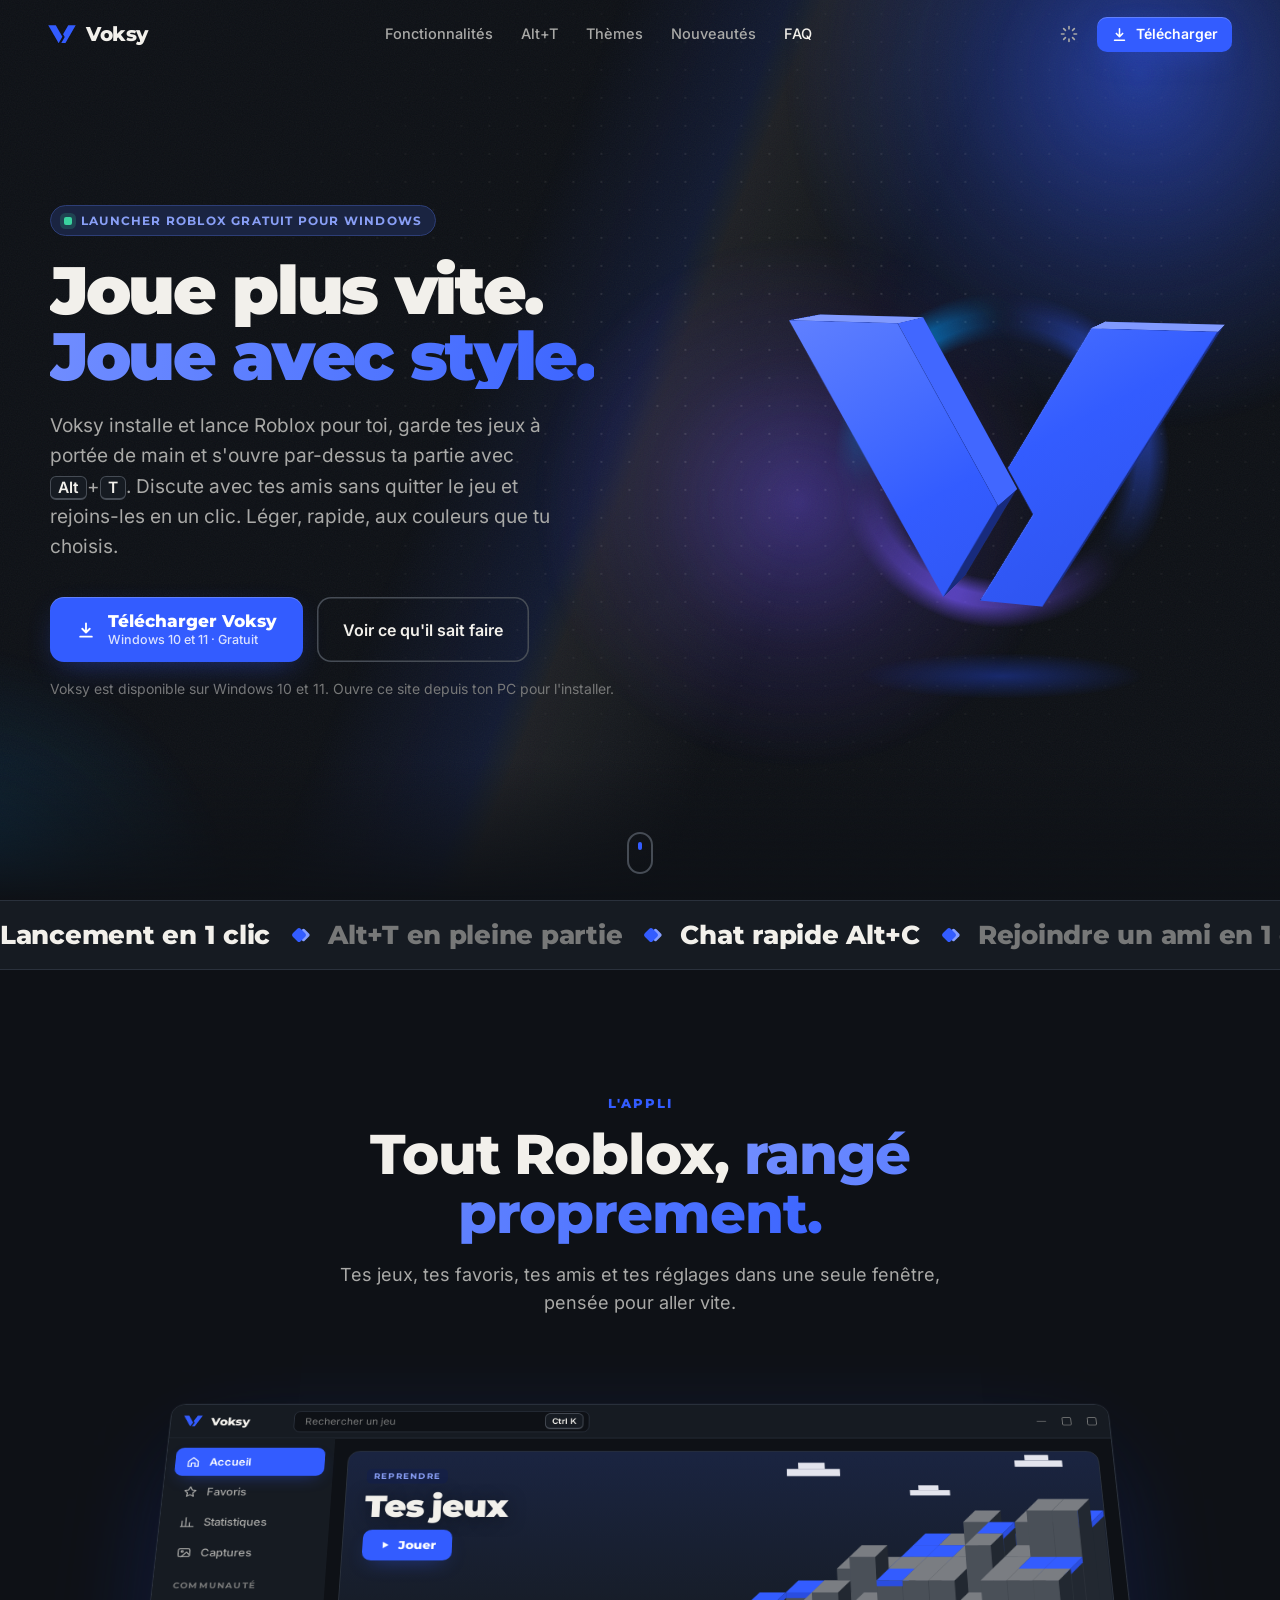
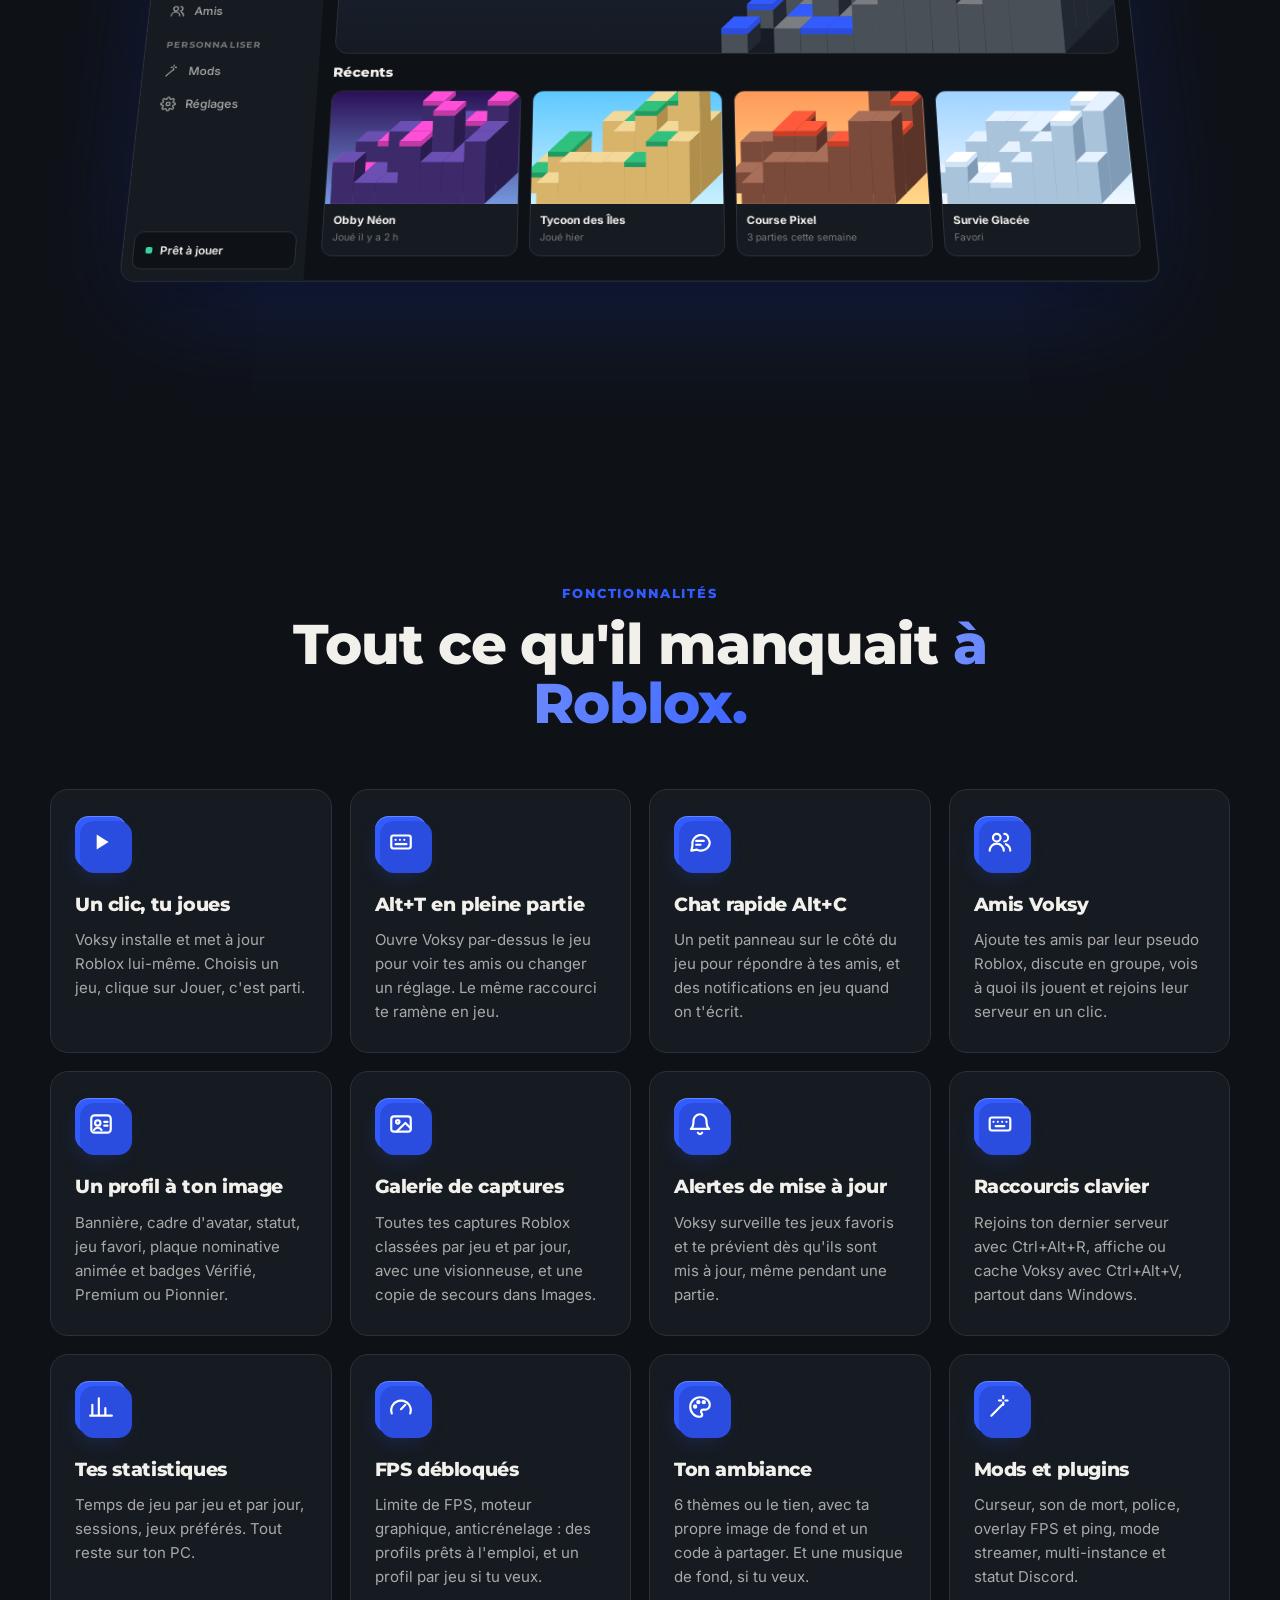
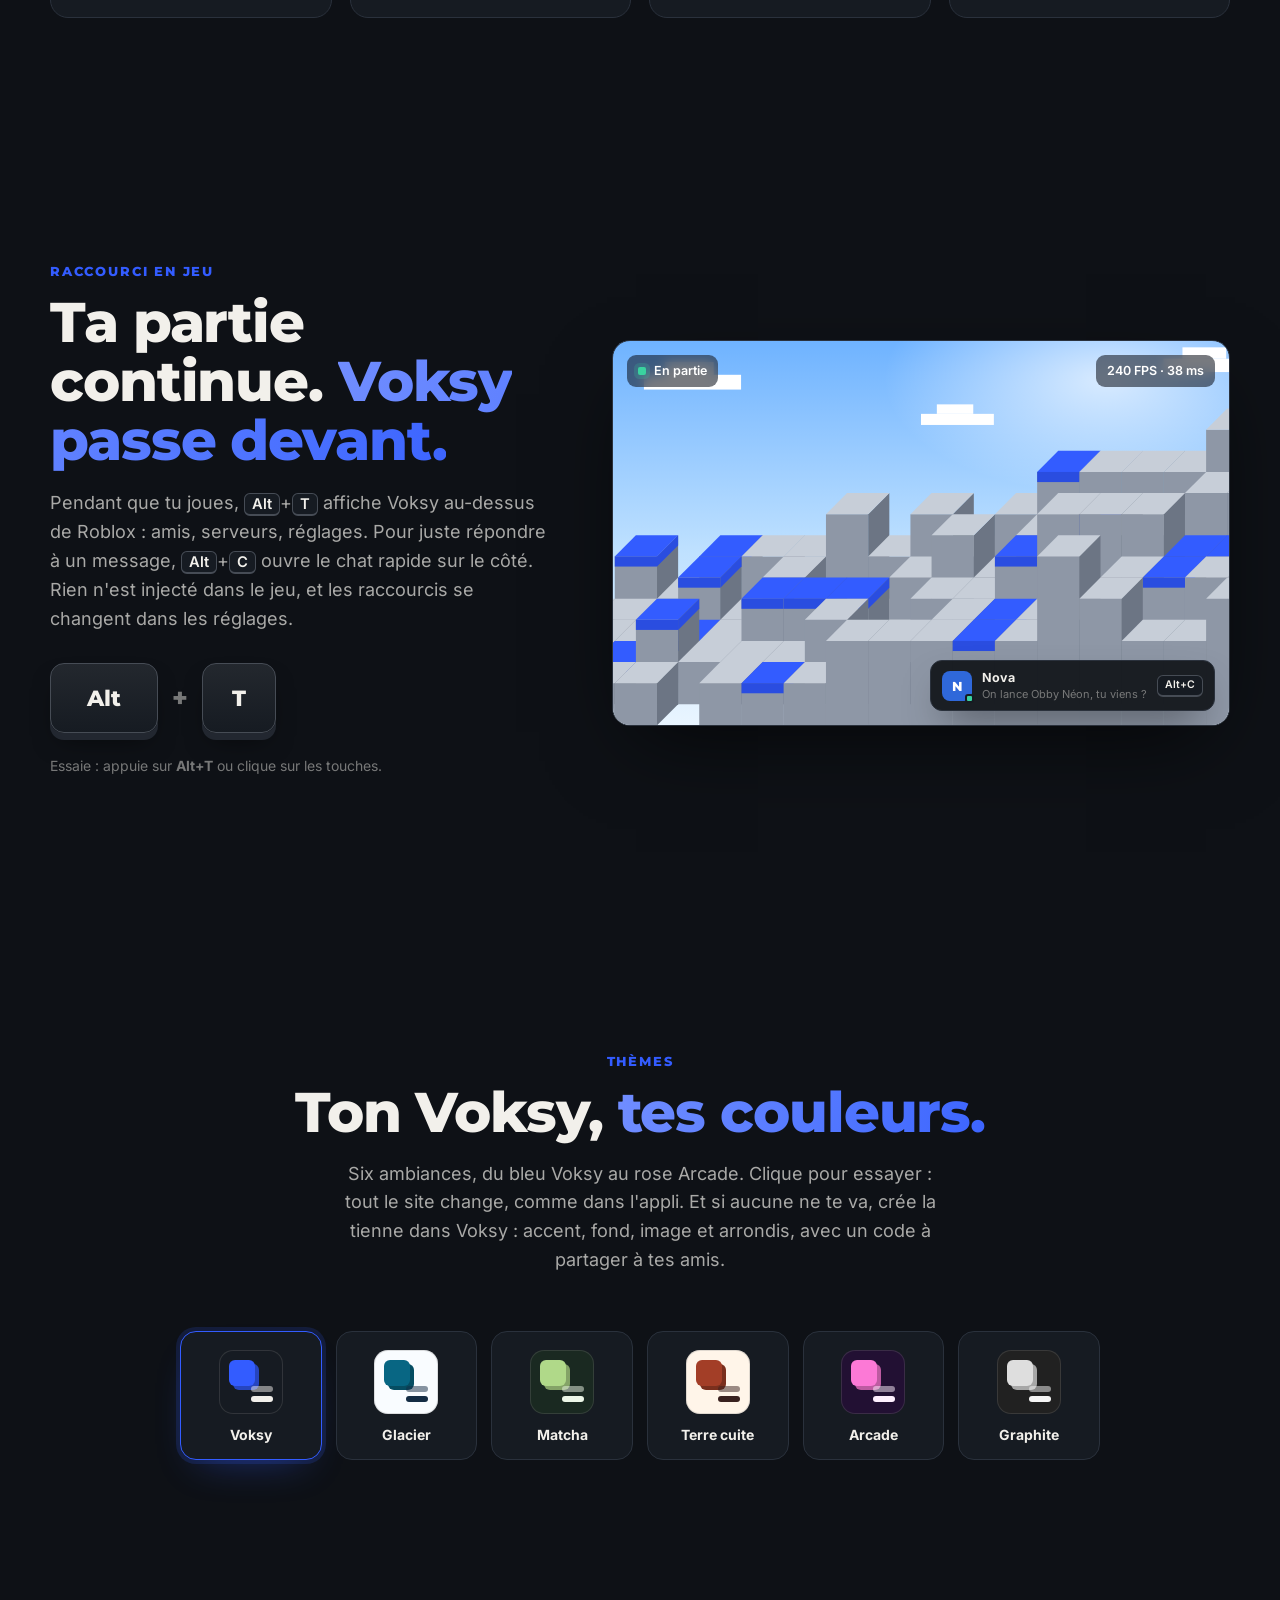
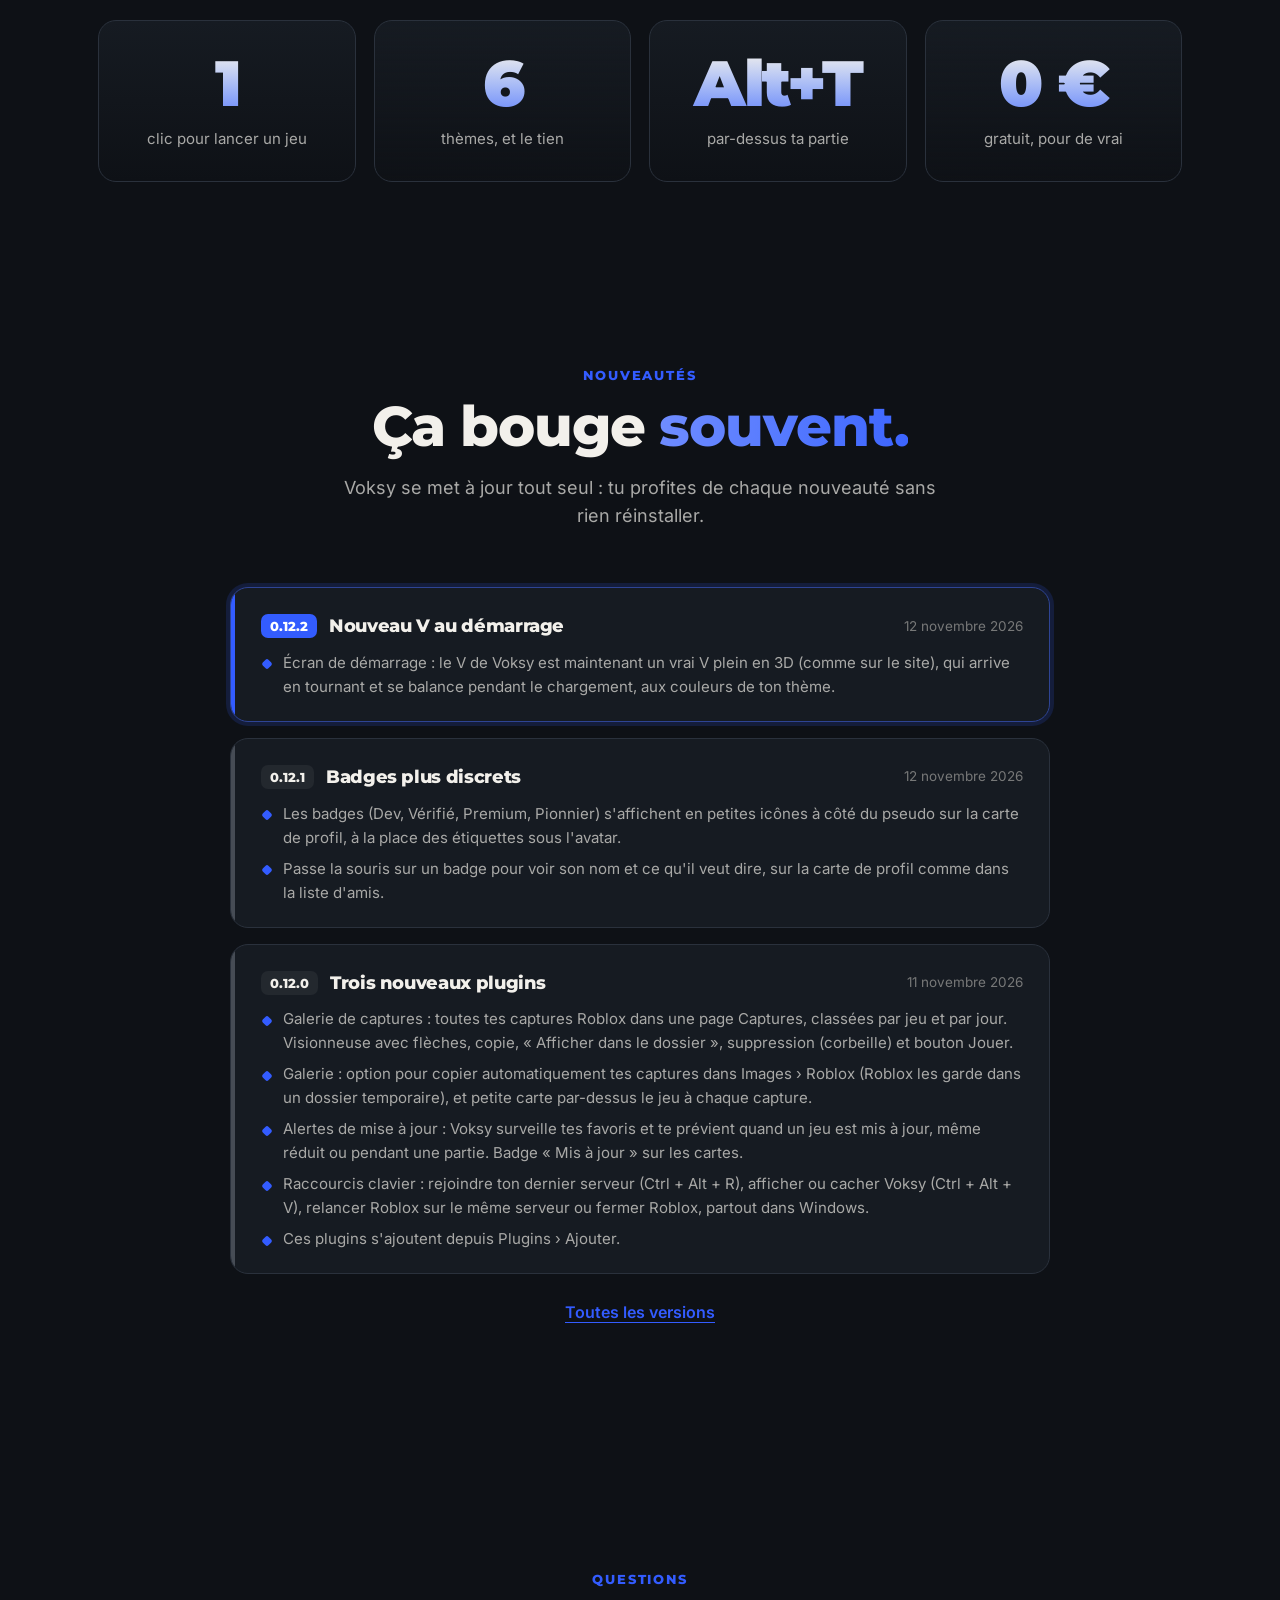
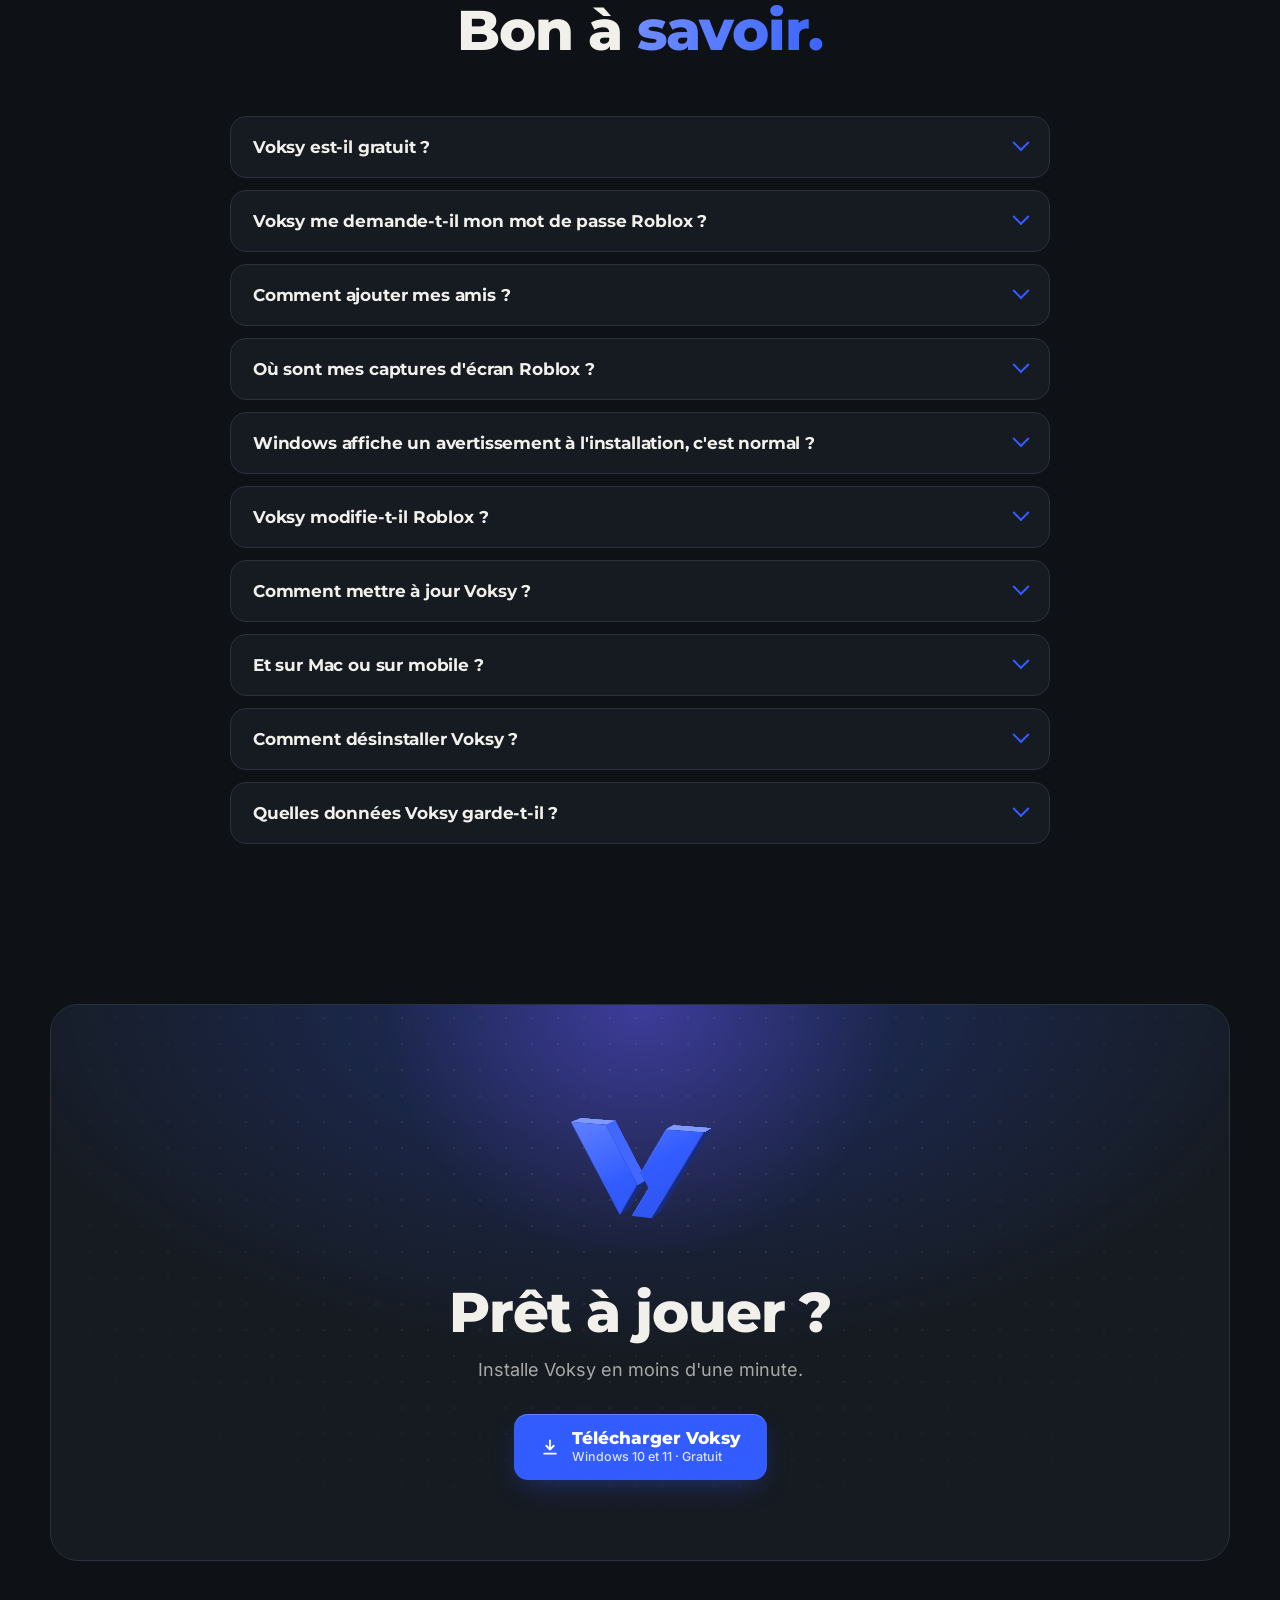
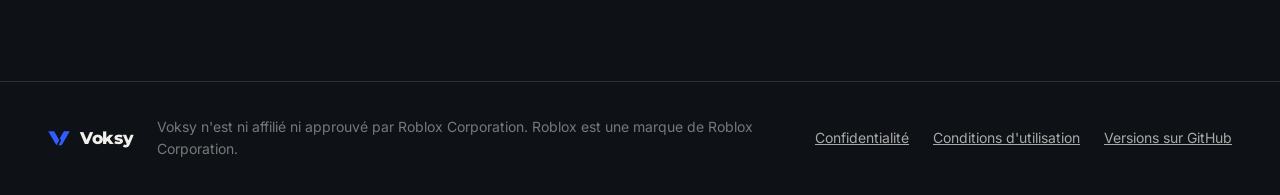
<file: docs/index.html>
<!doctype html>
<html lang="fr" data-theme="default">
<head>
  <meta charset="utf-8" />
  <meta name="viewport" content="width=device-width, initial-scale=1" />
  <title>Voksy · Le launcher Roblox qui a du style</title>
  <meta name="description" content="Voksy installe et lance Roblox pour toi, s'ouvre par-dessus ta partie avec Alt+T, te laisse discuter avec tes amis sans quitter le jeu et se met à jour tout seul. Gratuit, pour Windows 10 et 11." />
  <meta name="theme-color" content="#0e1116" />
  <meta property="og:title" content="Voksy · Le launcher Roblox qui a du style" />
  <meta property="og:description" content="Lance Roblox en un clic, ouvre Voksy par-dessus ta partie avec Alt+T, rejoins tes amis en un clic, choisis tes couleurs. Gratuit pour Windows." />
  <meta property="og:type" content="website" />
  <meta property="og:image" content="assets/icon.png" />
  <link rel="icon" type="image/png" href="assets/icon.png" />
  <link rel="apple-touch-icon" href="assets/icon.png" />
  <link rel="preload" href="fonts/montserrat.woff2" as="font" type="font/woff2" crossorigin />
  <link rel="preload" href="fonts/inter.woff2" as="font" type="font/woff2" crossorigin />
  <link rel="stylesheet" href="style.css" />
</head>
<body>
  <canvas class="trail" id="trail" aria-hidden="true"></canvas>

  <header class="nav" id="nav">
    <a class="brand" href="#top" aria-label="Voksy, retour en haut">
      <svg class="logo" viewBox="100 240 824 544" aria-hidden="true"><polygon points="108,248 330,248 523,583 413,775" /><polygon points="696,248 916,248 611,775 488,775 592,596 543,511" /></svg>
      <span>Voksy</span>
    </a>
    <nav class="nav-links" aria-label="Sections">
      <a href="#fonctionnalites">Fonctionnalités</a>
      <a href="#raccourci">Alt+T</a>
      <a href="#themes">Thèmes</a>
      <a href="#nouveautes">Nouveautés</a>
      <a href="#faq">FAQ</a>
    </nav>
    <div class="nav-actions">
      <button class="icon-btn" id="motion-toggle" type="button" aria-pressed="true" title="Couper les animations">
        <svg viewBox="0 0 24 24" aria-hidden="true"><path d="M12 3v3M12 18v3M3 12h3M18 12h3M5.6 5.6l2.1 2.1M16.3 16.3l2.1 2.1M5.6 18.4l2.1-2.1M16.3 7.7l2.1-2.1"/></svg>
      </button>
      <a class="btn btn-primary btn-sm" data-download href="https://github.com/MelZze/voksy-releases/releases">
        <svg viewBox="0 0 24 24" aria-hidden="true"><path d="M12 4v11m0 0-4.5-4.5M12 15l4.5-4.5M5 20h14"/></svg>
        <span>Télécharger</span>
      </a>
    </div>
  </header>

  <main>
    <!-- ============ Accueil ============ -->
    <section class="hero" id="top">
      <div class="hero-bg" aria-hidden="true">
        <div class="aurora"><i class="a1" data-depth="0.8"></i><i class="a2" data-depth="1.4"></i><i class="a3" data-depth="0.5"></i></div>
        <div class="beam"></div>
        <div class="dots" data-depth="0.25"></div>
        <div class="sparks" id="sparks"></div>
        <div class="grain"></div>
      </div>

      <div class="hero-inner">
        <div class="hero-copy">
          <span class="kicker"><i class="dot"></i>Launcher Roblox gratuit pour Windows</span>
          <h1>
            <span class="line"><span>Joue plus vite.</span></span>
            <span class="line"><span class="hl">Joue avec style.</span></span>
          </h1>
          <p class="lead">Voksy installe et lance Roblox pour toi, garde tes jeux à portée de main et s'ouvre par-dessus ta partie avec <kbd>Alt</kbd>+<kbd>T</kbd>. Discute avec tes amis sans quitter le jeu et rejoins-les en un clic. Léger, rapide, aux couleurs que tu choisis.</p>
          <div class="cta-row">
            <a class="btn btn-primary btn-xl magnetic" data-download href="https://github.com/MelZze/voksy-releases/releases">
              <svg viewBox="0 0 24 24" aria-hidden="true"><path d="M12 4v11m0 0-4.5-4.5M12 15l4.5-4.5M5 20h14"/></svg>
              <span class="btn-text"><b>Télécharger Voksy</b><small data-release-meta>Windows 10 et 11 · Gratuit</small></span>
            </a>
            <a class="btn btn-ghost btn-xl" href="#fonctionnalites">Voir ce qu'il sait faire</a>
          </div>
          <p class="platform-note" id="platform-note" hidden>Voksy est disponible sur Windows 10 et 11. Ouvre ce site depuis ton PC pour l'installer.</p>
        </div>

        <div class="hero-art" aria-hidden="true">
          <div class="halo"></div>
          <div class="v3d" id="v3d"><div class="v3d-inner" id="v3d-inner"></div></div>
          <div class="v3d-shadow"></div>
        </div>
      </div>

      <a class="scroll-hint" href="#apercu" aria-label="Découvrir Voksy"><span></span></a>
    </section>

    <!-- Bandeau défilant -->
    <div class="marquee" aria-hidden="true">
      <div class="marquee-track" data-words="Lancement en 1 clic|Alt+T en pleine partie|Chat rapide Alt+C|Rejoindre un ami en 1 clic|Profils et badges|Galerie de captures|Alertes de mise à jour|Raccourcis clavier|Ton propre thème|Musique de fond|FPS débloqués|Statut Discord|Mises à jour automatiques"></div>
    </div>

    <!-- ============ Aperçu de l'app ============ -->
    <section class="showcase" id="apercu">
      <div class="section-head reveal">
        <span class="eyebrow">L'appli</span>
        <h2>Tout Roblox, <span class="hl">rangé proprement.</span></h2>
        <p>Tes jeux, tes favoris, tes amis et tes réglages dans une seule fenêtre, pensée pour aller vite.</p>
      </div>

      <div class="mockup-stage">
        <div class="mockup" id="mockup">
          <div class="mk-titlebar">
            <svg class="logo" viewBox="100 240 824 544" aria-hidden="true"><polygon points="108,248 330,248 523,583 413,775" /><polygon points="696,248 916,248 611,775 488,775 592,596 543,511" /></svg>
            <b>Voksy</b>
            <span class="mk-search">Rechercher un jeu<kbd>Ctrl K</kbd></span>
            <span class="mk-win"><i></i><i></i><i></i></span>
          </div>
          <div class="mk-body">
            <aside class="mk-side">
              <span class="mk-indicator" id="mk-indicator"></span>
              <span class="mk-item" data-i="0"><svg viewBox="0 0 24 24"><path d="M4 11 12 4l8 7v9h-5v-6H9v6H4z"/></svg>Accueil</span>
              <span class="mk-item" data-i="1"><svg viewBox="0 0 24 24"><path d="m12 3 2.7 5.6 6.1.9-4.4 4.3 1 6.1L12 17l-5.4 2.9 1-6.1-4.4-4.3 6.1-.9z"/></svg>Favoris</span>
              <span class="mk-item" data-i="2"><svg viewBox="0 0 24 24"><path d="M4 20V10M10 20V4M16 20v-7M22 20H2"/></svg>Statistiques</span>
              <span class="mk-item" data-i="3"><svg viewBox="0 0 24 24"><rect x="3" y="5" width="18" height="14" rx="2.5"/><circle cx="9" cy="10" r="1.6"/><path d="m21 16-5-5-8 8"/></svg>Captures</span>
              <span class="mk-label">Communauté</span>
              <span class="mk-item" data-i="4"><svg viewBox="0 0 24 24"><circle cx="9" cy="8" r="3.5"/><path d="M2.5 20a6.5 6.5 0 0 1 13 0M16 4.5a3.5 3.5 0 0 1 0 7M21.5 20a6.5 6.5 0 0 0-4-6"/></svg>Amis</span>
              <span class="mk-label">Personnaliser</span>
              <span class="mk-item" data-i="5"><svg viewBox="0 0 24 24"><path d="M15 4V2M15 10V8M11 6h2M17 6h2M4 20 14 10"/></svg>Mods</span>
              <span class="mk-item" data-i="6"><svg viewBox="0 0 24 24"><circle cx="12" cy="12" r="3"/><path d="M19.4 15a1.7 1.7 0 0 0 .3 1.8l.1.1a2 2 0 1 1-2.8 2.8l-.1-.1a1.7 1.7 0 0 0-1.8-.3 1.7 1.7 0 0 0-1 1.5V21a2 2 0 1 1-4 0v-.1a1.7 1.7 0 0 0-1.1-1.5 1.7 1.7 0 0 0-1.8.3l-.1.1a2 2 0 1 1-2.8-2.8l.1-.1a1.7 1.7 0 0 0 .3-1.8 1.7 1.7 0 0 0-1.5-1H3a2 2 0 1 1 0-4h.1a1.7 1.7 0 0 0 1.5-1.1 1.7 1.7 0 0 0-.3-1.8l-.1-.1a2 2 0 1 1 2.8-2.8l.1.1a1.7 1.7 0 0 0 1.8.3H9a1.7 1.7 0 0 0 1-1.5V3a2 2 0 1 1 4 0v.1a1.7 1.7 0 0 0 1 1.5 1.7 1.7 0 0 0 1.8-.3l.1-.1a2 2 0 1 1 2.8 2.8l-.1.1a1.7 1.7 0 0 0-.3 1.8V9a1.7 1.7 0 0 0 1.5 1H21a2 2 0 1 1 0 4h-.1a1.7 1.7 0 0 0-1.5 1z"/></svg>Réglages</span>
              <span class="mk-status"><i></i>Prêt à jouer</span>
            </aside>
            <div class="mk-content">
              <div class="mk-hero">
                <div class="mk-hero-art" data-scene="hero"></div>
                <div class="mk-hero-copy">
                  <span class="mk-kicker">Reprendre</span>
                  <b>Tes jeux</b>
                  <span class="mk-play" id="mk-play"><svg viewBox="0 0 24 24"><path d="M8 5v14l11-7z"/></svg>Jouer</span>
                </div>
              </div>
              <div class="mk-row-title">Récents</div>
              <div class="mk-cards" id="mk-cards"></div>
            </div>
          </div>
          <div class="mk-cursor" aria-hidden="true">
            <svg viewBox="0 0 32 32"><path d="M6.5 5.5 26 12.2 18.2 18 13.6 26Z" /></svg>
          </div>
        </div>
      </div>
    </section>

    <!-- ============ Fonctionnalités ============ -->
    <section class="features" id="fonctionnalites">
      <div class="section-head reveal">
        <span class="eyebrow">Fonctionnalités</span>
        <h2>Tout ce qu'il manquait <span class="hl">à Roblox.</span></h2>
      </div>
      <div class="feature-grid">
        <article class="feature reveal" style="--i:0">
          <span class="f-icon"><svg viewBox="0 0 24 24"><path d="M8 5v14l11-7z" class="fill"/></svg></span>
          <h3>Un clic, tu joues</h3>
          <p>Voksy installe et met à jour Roblox lui-même. Choisis un jeu, clique sur Jouer, c'est parti.</p>
        </article>
        <article class="feature reveal" style="--i:1">
          <span class="f-icon"><svg viewBox="0 0 24 24"><rect x="3" y="6" width="18" height="12" rx="2"/><path d="M7 10h.01M11 10h.01M15 10h.01M7 14h10"/></svg></span>
          <h3>Alt+T en pleine partie</h3>
          <p>Ouvre Voksy par-dessus le jeu pour voir tes amis ou changer un réglage. Le même raccourci te ramène en jeu.</p>
        </article>
        <article class="feature reveal" style="--i:2">
          <span class="f-icon"><svg viewBox="0 0 24 24"><path d="M21 12a8 8 0 0 1-11.8 7L4 20l1-4.6A8 8 0 1 1 21 12z"/><path d="M8.5 11h7M8.5 14.5h4"/></svg></span>
          <h3>Chat rapide Alt+C</h3>
          <p>Un petit panneau sur le côté du jeu pour répondre à tes amis, et des notifications en jeu quand on t'écrit.</p>
        </article>
        <article class="feature reveal" style="--i:3">
          <span class="f-icon"><svg viewBox="0 0 24 24"><circle cx="9" cy="8" r="3.5"/><path d="M2.5 20a6.5 6.5 0 0 1 13 0M16 4.5a3.5 3.5 0 0 1 0 7M21.5 20a6.5 6.5 0 0 0-4-6"/></svg></span>
          <h3>Amis Voksy</h3>
          <p>Ajoute tes amis par leur pseudo Roblox, discute en groupe, vois à quoi ils jouent et rejoins leur serveur en un clic.</p>
        </article>
        <article class="feature reveal" style="--i:4">
          <span class="f-icon"><svg viewBox="0 0 24 24"><rect x="3" y="4" width="18" height="16" rx="3"/><circle cx="9" cy="11" r="2.5"/><path d="M5.5 17.5a4 4 0 0 1 7 0M15 10h3M15 13.5h3"/></svg></span>
          <h3>Un profil à ton image</h3>
          <p>Bannière, cadre d'avatar, statut, jeu favori, plaque nominative animée et badges Vérifié, Premium ou Pionnier.</p>
        </article>
        <article class="feature reveal" style="--i:5">
          <span class="f-icon"><svg viewBox="0 0 24 24"><rect x="3" y="5" width="18" height="14" rx="2.5"/><circle cx="9" cy="10" r="1.6"/><path d="m21 16-5-5-8 8"/></svg></span>
          <h3>Galerie de captures</h3>
          <p>Toutes tes captures Roblox classées par jeu et par jour, avec une visionneuse, et une copie de secours dans Images.</p>
        </article>
        <article class="feature reveal" style="--i:6">
          <span class="f-icon"><svg viewBox="0 0 24 24"><path d="M6 9a6 6 0 1 1 12 0c0 6 2.5 7.5 2.5 7.5h-17S6 15 6 9z"/><path d="M10 20a2.2 2.2 0 0 0 4 0"/></svg></span>
          <h3>Alertes de mise à jour</h3>
          <p>Voksy surveille tes jeux favoris et te prévient dès qu'ils sont mis à jour, même pendant une partie.</p>
        </article>
        <article class="feature reveal" style="--i:7">
          <span class="f-icon"><svg viewBox="0 0 24 24"><rect x="2.5" y="6" width="19" height="12" rx="2"/><path d="M6 10h.01M10 10h.01M14 10h.01M18 10h.01M8 14h8"/></svg></span>
          <h3>Raccourcis clavier</h3>
          <p>Rejoins ton dernier serveur avec Ctrl+Alt+R, affiche ou cache Voksy avec Ctrl+Alt+V, partout dans Windows.</p>
        </article>
        <article class="feature reveal" style="--i:8">
          <span class="f-icon"><svg viewBox="0 0 24 24"><path d="M4 20V10M10 20V4M16 20v-7M22 20H2"/></svg></span>
          <h3>Tes statistiques</h3>
          <p>Temps de jeu par jeu et par jour, sessions, jeux préférés. Tout reste sur ton PC.</p>
        </article>
        <article class="feature reveal" style="--i:9">
          <span class="f-icon"><svg viewBox="0 0 24 24"><path d="M12 14l4-4"/><path d="M3.5 18a9 9 0 1 1 17 0"/></svg></span>
          <h3>FPS débloqués</h3>
          <p>Limite de FPS, moteur graphique, anticrénelage : des profils prêts à l'emploi, et un profil par jeu si tu veux.</p>
        </article>
        <article class="feature reveal" style="--i:10">
          <span class="f-icon"><svg viewBox="0 0 24 24"><path d="M12 3a9 9 0 1 0 0 18c1.1 0 2-.9 2-2 0-.5-.2-1-.5-1.3-.3-.4-.5-.8-.5-1.3 0-1.1.9-2 2-2h2.4A4.6 4.6 0 0 0 21 9.8C21 6 17 3 12 3z"/><circle cx="7.5" cy="11.5" r="1"/><circle cx="10.5" cy="7.5" r="1"/><circle cx="15.5" cy="7.5" r="1"/></svg></span>
          <h3>Ton ambiance</h3>
          <p>6 thèmes ou le tien, avec ta propre image de fond et un code à partager. Et une musique de fond, si tu veux.</p>
        </article>
        <article class="feature reveal" style="--i:11">
          <span class="f-icon"><svg viewBox="0 0 24 24"><path d="M15 4V2M15 10V8M11 6h2M17 6h2M4 20 14 10"/></svg></span>
          <h3>Mods et plugins</h3>
          <p>Curseur, son de mort, police, overlay FPS et ping, mode streamer, multi-instance et statut Discord.</p>
        </article>
      </div>
    </section>

    <!-- ============ Démo Alt+T ============ -->
    <section class="alt-demo" id="raccourci">
      <div class="alt-copy reveal">
        <span class="eyebrow">Raccourci en jeu</span>
        <h2>Ta partie continue. <span class="hl">Voksy passe devant.</span></h2>
        <p>Pendant que tu joues, <kbd>Alt</kbd>+<kbd>T</kbd> affiche Voksy au-dessus de Roblox : amis, serveurs, réglages. Pour juste répondre à un message, <kbd>Alt</kbd>+<kbd>C</kbd> ouvre le chat rapide sur le côté. Rien n'est injecté dans le jeu, et les raccourcis se changent dans les réglages.</p>
        <div class="keys" id="keys" role="button" tabindex="0" aria-label="Essayer Alt+T">
          <span class="key key-wide">Alt</span><span class="plus">+</span><span class="key">T</span>
        </div>
        <p class="try">Essaie : appuie sur <b>Alt+T</b> ou clique sur les touches.</p>
      </div>
      <div class="game reveal" id="game" style="--i:1">
        <div class="game-sky"></div>
        <div class="game-scene" data-scene="game"></div>
        <div class="game-hud"><span class="hud-chip"><i class="dot"></i>En partie</span><span class="hud-chip">240 FPS · 38 ms</span></div>
        <div class="game-toast" aria-hidden="true">
          <span class="av" style="--h:220">N</span>
          <span><b>Nova</b><small>On lance Obby Néon, tu viens ?</small></span>
          <kbd>Alt+C</kbd>
        </div>
        <div class="overlay-panel" aria-hidden="true">
          <div class="op-title">
            <svg class="logo" viewBox="100 240 824 544"><polygon points="108,248 330,248 523,583 413,775" /><polygon points="696,248 916,248 611,775 488,775 592,596 543,511" /></svg>
            <b>Voksy</b><span class="op-chip">Par-dessus le jeu</span>
          </div>
          <div class="op-section">Amis en ligne</div>
          <div class="op-friend"><span class="av" style="--h:220">N</span><span><b>Nova</b><small>En jeu · Obby Néon</small></span><span class="op-join">Rejoindre</span></div>
          <div class="op-friend"><span class="av" style="--h:150">P</span><span><b>Pixel</b><small>En jeu · Course Pixel</small></span><span class="op-join">Rejoindre</span></div>
          <div class="op-friend"><span class="av" style="--h:20">T</span><span><b>Tom</b><small>En ligne</small></span><span class="op-join ghost">Inviter</span></div>
          <div class="op-server"><span>Ton serveur</span><b>12/20 joueurs · 38 ms</b></div>
        </div>
      </div>
    </section>

    <!-- ============ Thèmes ============ -->
    <section class="themes" id="themes">
      <div class="section-head reveal">
        <span class="eyebrow">Thèmes</span>
        <h2>Ton Voksy, <span class="hl">tes couleurs.</span></h2>
        <p>Six ambiances, du bleu Voksy au rose Arcade. Clique pour essayer : tout le site change, comme dans l'appli. Et si aucune ne te va, crée la tienne dans Voksy : accent, fond, image et arrondis, avec un code à partager à tes amis.</p>
      </div>
      <div class="theme-grid reveal" id="theme-grid" style="--i:1">
        <button class="theme-chip" data-theme-pick="default" type="button"><span class="sw" style="--a:#335cff;--b:#161b22;--c:#f2f0eb"></span>Voksy</button>
        <button class="theme-chip" data-theme-pick="glacier" type="button"><span class="sw" style="--a:#086683;--b:#f9fcff;--c:#142c44"></span>Glacier</button>
        <button class="theme-chip" data-theme-pick="matcha" type="button"><span class="sw" style="--a:#b0d989;--b:#1a2921;--c:#edf7e8"></span>Matcha</button>
        <button class="theme-chip" data-theme-pick="terre-cuite" type="button"><span class="sw" style="--a:#a33e27;--b:#fff5e9;--c:#39211f"></span>Terre cuite</button>
        <button class="theme-chip" data-theme-pick="arcade" type="button"><span class="sw" style="--a:#fc79d6;--b:#221033;--c:#fff1ff"></span>Arcade</button>
        <button class="theme-chip" data-theme-pick="graphite" type="button"><span class="sw" style="--a:#dedede;--b:#212121;--c:#f6f6f6"></span>Graphite</button>
      </div>
    </section>

    <!-- ============ Chiffres ============ -->
    <section class="numbers">
      <div class="num reveal" style="--i:0"><b data-count="1">1</b><span>clic pour lancer un jeu</span></div>
      <div class="num reveal" style="--i:1"><b data-count="6">6</b><span>thèmes, et le tien</span></div>
      <div class="num reveal" style="--i:2"><b>Alt+T</b><span>par-dessus ta partie</span></div>
      <div class="num reveal" style="--i:3"><b data-count="0" data-from="49" data-suffix=" €">0 €</b><span>gratuit, pour de vrai</span></div>
    </section>

    <!-- ============ Nouveautés ============ -->
    <section class="news" id="nouveautes">
      <div class="section-head reveal">
        <span class="eyebrow">Nouveautés</span>
        <h2>Ça bouge <span class="hl">souvent.</span></h2>
        <p>Voksy se met à jour tout seul : tu profites de chaque nouveauté sans rien réinstaller.</p>
      </div>
      <div class="news-list" id="news-list"></div>
      <a class="news-all" href="https://github.com/MelZze/voksy-releases/releases" target="_blank" rel="noopener">Toutes les versions</a>
    </section>

    <!-- ============ FAQ ============ -->
    <section class="faq" id="faq">
      <div class="section-head reveal">
        <span class="eyebrow">Questions</span>
        <h2>Bon à <span class="hl">savoir.</span></h2>
      </div>
      <div class="faq-list">
        <details class="reveal" style="--i:0">
          <summary>Voksy est-il gratuit ?</summary>
          <div class="faq-body"><p>Oui, entièrement. Pas d'abonnement, pas de pub.</p></div>
        </details>
        <details class="reveal" style="--i:1">
          <summary>Voksy me demande-t-il mon mot de passe Roblox ?</summary>
          <div class="faq-body"><p>Non, jamais. Voksy ne demande ni ton mot de passe ni tes cookies Roblox. Pour les amis Voksy, la connexion passe par la page officielle de Roblox.</p></div>
        </details>
        <details class="reveal" style="--i:2">
          <summary>Comment ajouter mes amis ?</summary>
          <div class="faq-body"><p>Dans Voksy, ouvre Amis et connecte-toi avec Roblox (page officielle). Tu peux ensuite ajouter un ami par son pseudo Roblox. Le chat Voksy relie les joueurs qui utilisent Voksy : ce n'est pas le chat de Roblox.</p></div>
        </details>
        <details class="reveal" style="--i:2">
          <summary>Où sont mes captures d'écran Roblox ?</summary>
          <div class="faq-body"><p>Roblox les range dans un dossier temporaire. Avec le plugin Galerie, Voksy les affiche classées par jeu et peut en garder une copie dans Images › Roblox, pour ne jamais les perdre.</p></div>
        </details>
        <details class="reveal" style="--i:2">
          <summary>Windows affiche un avertissement à l'installation, c'est normal ?</summary>
          <div class="faq-body"><p>Oui : Voksy n'est pas encore signé numériquement, alors Windows SmartScreen te prévient. Clique sur « Informations complémentaires » puis sur « Exécuter quand même ».</p></div>
        </details>
        <details class="reveal" style="--i:3">
          <summary>Voksy modifie-t-il Roblox ?</summary>
          <div class="faq-body"><p>Voksy lance le client officiel de Roblox, sans rien injecter dans le jeu. Le raccourci Alt+T affiche simplement la fenêtre Voksy au premier plan.</p></div>
        </details>
        <details class="reveal" style="--i:4">
          <summary>Comment mettre à jour Voksy ?</summary>
          <div class="faq-body"><p>Tu n'as rien à faire : Voksy vérifie les nouvelles versions et les télécharge en arrière-plan. Un bouton « Redémarrer » apparaît quand une mise à jour est prête.</p></div>
        </details>
        <details class="reveal" style="--i:5">
          <summary>Et sur Mac ou sur mobile ?</summary>
          <div class="faq-body"><p>Pour l'instant, Voksy est disponible sur Windows 10 et 11 uniquement.</p></div>
        </details>
        <details class="reveal" style="--i:6">
          <summary>Comment désinstaller Voksy ?</summary>
          <div class="faq-body"><p>Paramètres Windows › Applications › Voksy › Désinstaller. Tes favoris et réglages restent sur ton PC si tu le réinstalles plus tard.</p></div>
        </details>
        <details class="reveal" style="--i:6">
          <summary>Quelles données Voksy garde-t-il ?</summary>
          <div class="faq-body"><p>Tes favoris, réglages, statistiques et captures restent sur ton PC. Seuls ton profil, tes amis et tes messages Voksy passent par notre serveur. Tout est expliqué dans la <a href="confidentialite.html">politique de confidentialité</a>.</p></div>
        </details>
      </div>
    </section>

    <!-- ============ Appel final ============ -->
    <section class="final reveal">
      <div class="final-art" aria-hidden="true"><div class="v3d small" id="v3d-small"><div class="v3d-inner"></div></div></div>
      <h2>Prêt à jouer ?</h2>
      <p>Installe Voksy en moins d'une minute.</p>
      <a class="btn btn-primary btn-xl magnetic" data-download href="https://github.com/MelZze/voksy-releases/releases">
        <svg viewBox="0 0 24 24" aria-hidden="true"><path d="M12 4v11m0 0-4.5-4.5M12 15l4.5-4.5M5 20h14"/></svg>
        <span class="btn-text"><b>Télécharger Voksy</b><small data-release-meta>Windows 10 et 11 · Gratuit</small></span>
      </a>
    </section>
  </main>

  <footer class="footer">
    <div class="brand">
      <svg class="logo" viewBox="100 240 824 544" aria-hidden="true"><polygon points="108,248 330,248 523,583 413,775" /><polygon points="696,248 916,248 611,775 488,775 592,596 543,511" /></svg>
      <span>Voksy</span>
    </div>
    <p>Voksy n'est ni affilié ni approuvé par Roblox Corporation. Roblox est une marque de Roblox Corporation.</p>
    <a href="confidentialite.html">Confidentialité</a>
    <a href="conditions.html">Conditions d'utilisation</a>
    <a href="https://github.com/MelZze/voksy-releases/releases" target="_blank" rel="noopener">Versions sur GitHub</a>
  </footer>

  <!-- Après le clic sur Télécharger -->
  <dialog class="dl-modal" id="dl-modal" aria-labelledby="dl-title">
    <button class="icon-btn dl-close" type="button" data-close aria-label="Fermer"><svg viewBox="0 0 24 24"><path d="M6 6l12 12M18 6L6 18"/></svg></button>
    <div class="dl-head">
      <span class="dl-badge"><svg viewBox="0 0 24 24" aria-hidden="true"><path d="M12 4v11m0 0-4.5-4.5M12 15l4.5-4.5M5 20h14"/></svg></span>
      <h3 id="dl-title">Ton téléchargement commence</h3>
      <p id="dl-sub">Plus que trois étapes.</p>
    </div>
    <ol class="dl-steps">
      <li style="--i:0"><b>Ouvre <span id="dl-file">l'installateur</span></b><span>Dans tes téléchargements, ou en bas de ton navigateur.</span></li>
      <li style="--i:1"><b>Windows te prévient ?</b><span>Clique sur « Informations complémentaires », puis « Exécuter quand même ». Voksy n'est pas encore signé, c'est normal.</span></li>
      <li style="--i:2"><b>Suis l'installation</b><span>Voksy se lance tout seul à la fin. Bon jeu !</span></li>
    </ol>
    <p class="dl-retry">Le téléchargement ne démarre pas ? <a id="dl-retry" href="https://github.com/MelZze/voksy-releases/releases">Clique ici</a>.</p>
  </dialog>

  <script src="main.js" type="module"></script>
</body>
</html>
</file>
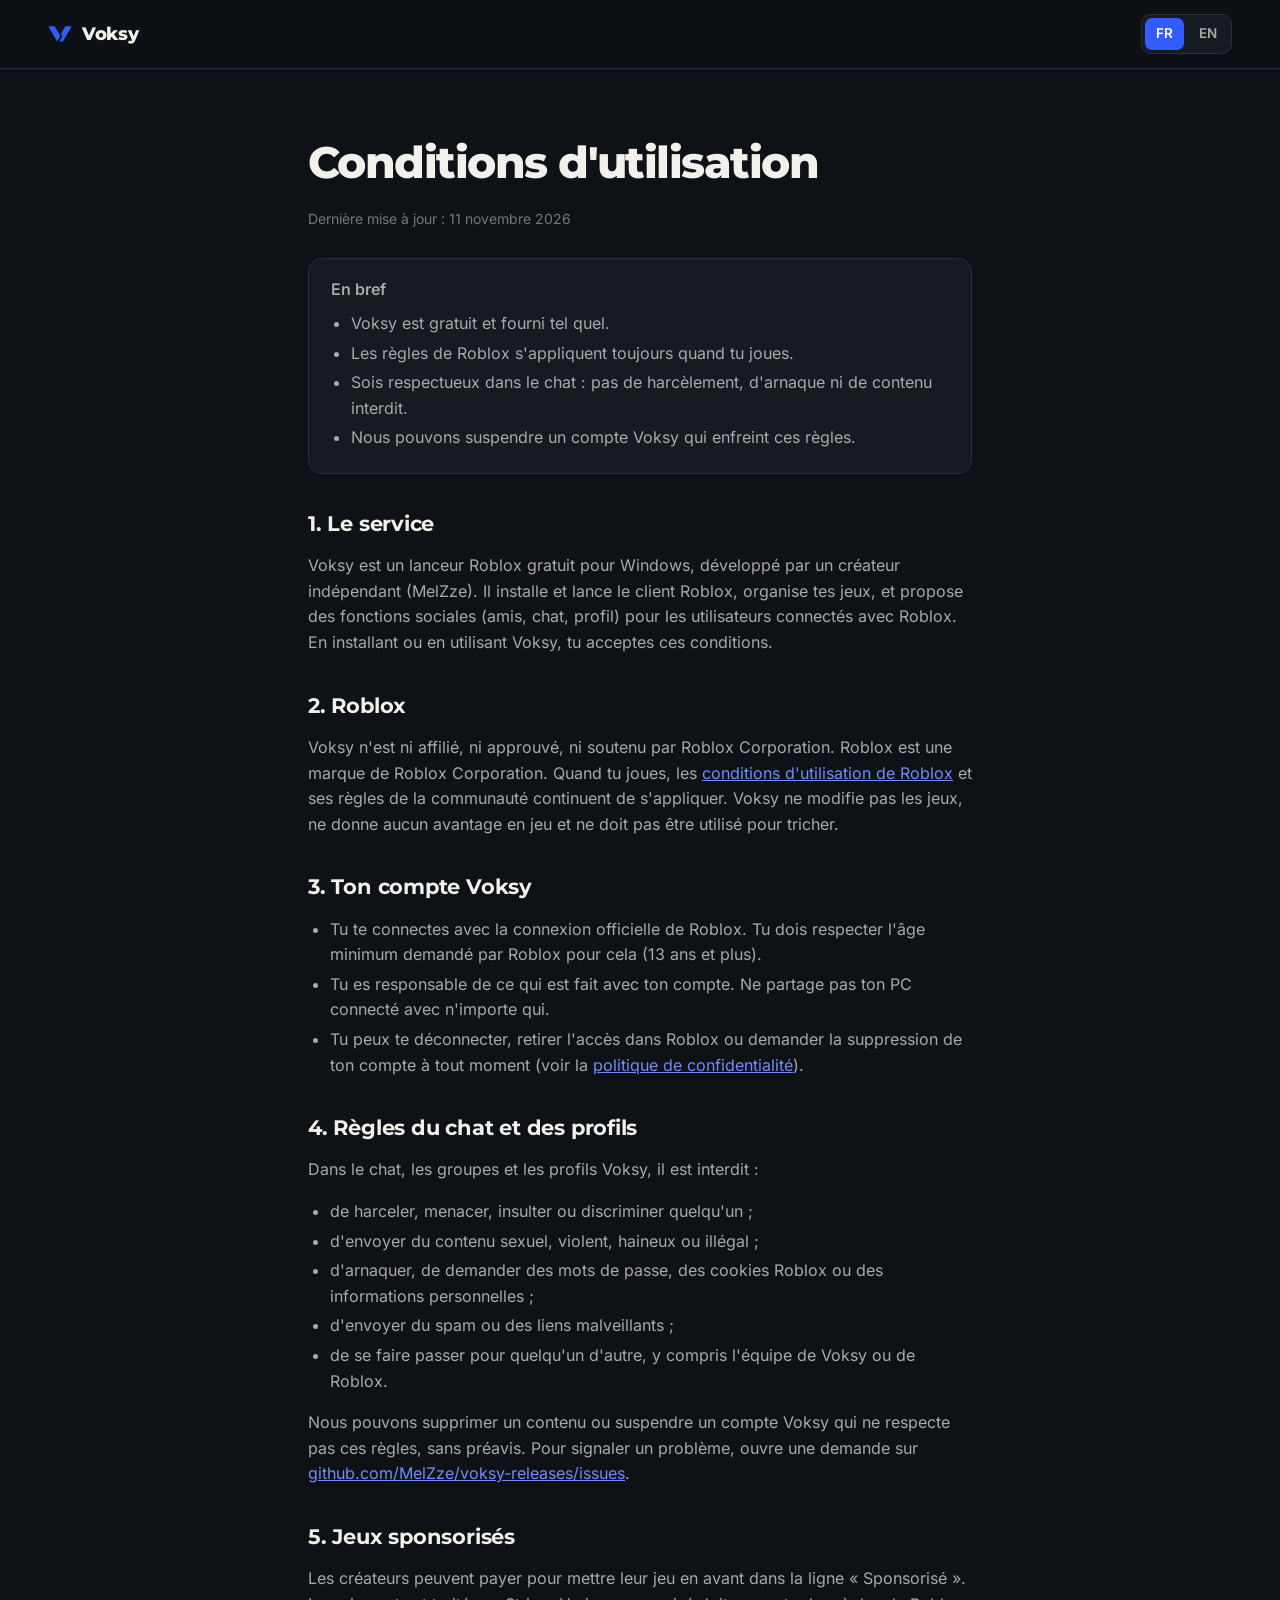
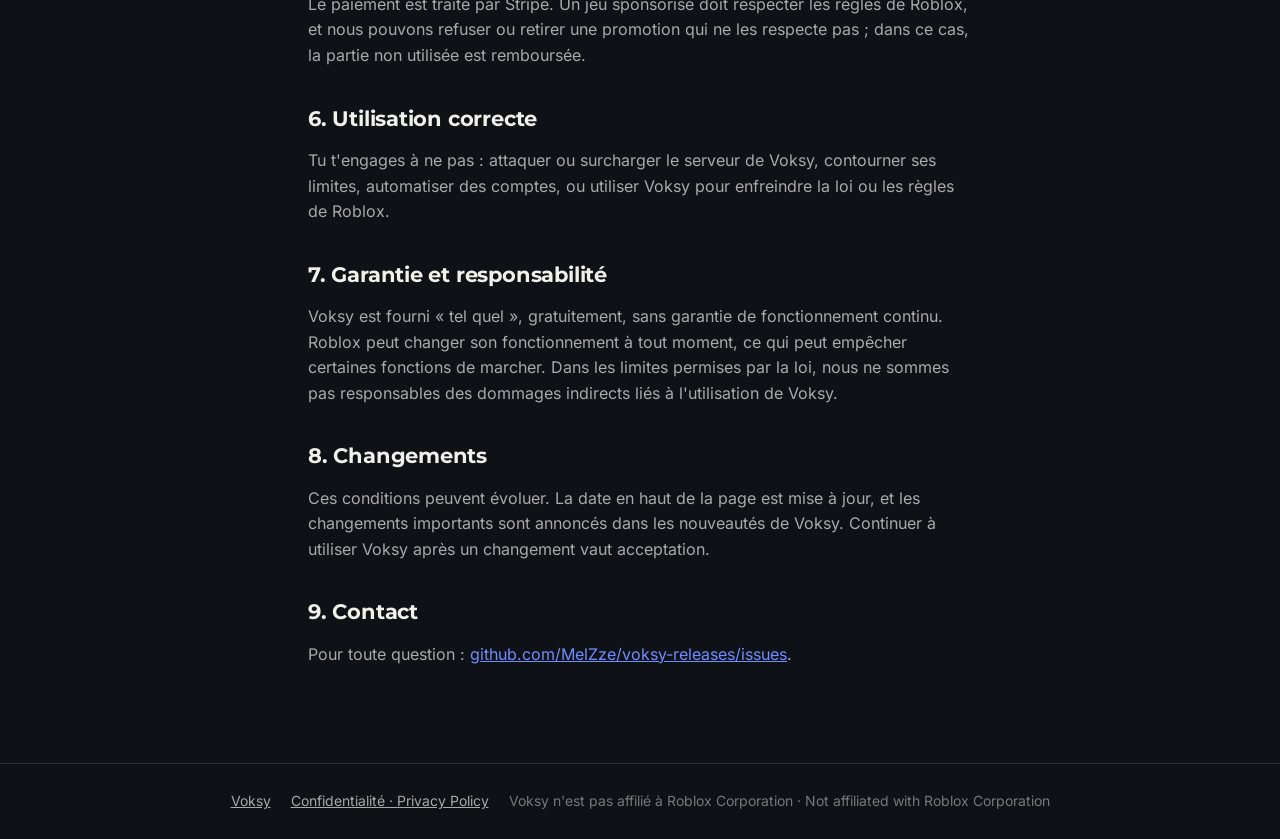
<file: docs/conditions.html>
<!doctype html>
<html lang="fr">
<head>
  <meta charset="utf-8" />
  <meta name="viewport" content="width=device-width, initial-scale=1" />
  <title>Conditions d'utilisation · Voksy</title>
  <meta name="description" content="Les règles d'utilisation de Voksy, le lanceur Roblox gratuit pour Windows." />
  <meta name="theme-color" content="#0e1116" />
  <link rel="icon" type="image/png" href="assets/icon.png" />
  <link rel="stylesheet" href="style.css" />
  <link rel="stylesheet" href="legal.css" />
</head>
<body data-title-fr="Conditions d'utilisation · Voksy" data-title-en="Terms of Service · Voksy">
  <header class="legal-nav">
    <a class="brand" href="index.html">
      <svg class="logo" viewBox="100 240 824 544" aria-hidden="true"><polygon points="108,248 330,248 523,583 413,775" /><polygon points="696,248 916,248 611,775 488,775 592,596 543,511" /></svg>
      <span>Voksy</span>
    </a>
    <nav class="lang-switch" aria-label="Langue / Language">
      <a href="#fr" aria-current="true">FR</a>
      <a href="#en" aria-current="false">EN</a>
    </nav>
  </header>

  <!-- ===================== FRANÇAIS ===================== -->
  <main class="legal" data-lang="fr" lang="fr">
    <h1>Conditions d'utilisation</h1>
    <p class="updated">Dernière mise à jour : 11 novembre 2026</p>

    <div class="summary">
      <p>En bref</p>
      <ul>
        <li>Voksy est gratuit et fourni tel quel.</li>
        <li>Les règles de Roblox s'appliquent toujours quand tu joues.</li>
        <li>Sois respectueux dans le chat : pas de harcèlement, d'arnaque ni de contenu interdit.</li>
        <li>Nous pouvons suspendre un compte Voksy qui enfreint ces règles.</li>
      </ul>
    </div>

    <h2>1. Le service</h2>
    <p>Voksy est un lanceur Roblox gratuit pour Windows, développé par un créateur indépendant (MelZze). Il installe et lance le client Roblox, organise tes jeux, et propose des fonctions sociales (amis, chat, profil) pour les utilisateurs connectés avec Roblox. En installant ou en utilisant Voksy, tu acceptes ces conditions.</p>

    <h2>2. Roblox</h2>
    <p>Voksy n'est ni affilié, ni approuvé, ni soutenu par Roblox Corporation. Roblox est une marque de Roblox Corporation. Quand tu joues, les <a href="https://en.help.roblox.com/hc/fr/articles/115004647846" target="_blank" rel="noopener">conditions d'utilisation de Roblox</a> et ses règles de la communauté continuent de s'appliquer. Voksy ne modifie pas les jeux, ne donne aucun avantage en jeu et ne doit pas être utilisé pour tricher.</p>

    <h2>3. Ton compte Voksy</h2>
    <ul>
      <li>Tu te connectes avec la connexion officielle de Roblox. Tu dois respecter l'âge minimum demandé par Roblox pour cela (13 ans et plus).</li>
      <li>Tu es responsable de ce qui est fait avec ton compte. Ne partage pas ton PC connecté avec n'importe qui.</li>
      <li>Tu peux te déconnecter, retirer l'accès dans Roblox ou demander la suppression de ton compte à tout moment (voir la <a href="confidentialite.html">politique de confidentialité</a>).</li>
    </ul>

    <h2>4. Règles du chat et des profils</h2>
    <p>Dans le chat, les groupes et les profils Voksy, il est interdit :</p>
    <ul>
      <li>de harceler, menacer, insulter ou discriminer quelqu'un ;</li>
      <li>d'envoyer du contenu sexuel, violent, haineux ou illégal ;</li>
      <li>d'arnaquer, de demander des mots de passe, des cookies Roblox ou des informations personnelles ;</li>
      <li>d'envoyer du spam ou des liens malveillants ;</li>
      <li>de se faire passer pour quelqu'un d'autre, y compris l'équipe de Voksy ou de Roblox.</li>
    </ul>
    <p>Nous pouvons supprimer un contenu ou suspendre un compte Voksy qui ne respecte pas ces règles, sans préavis. Pour signaler un problème, ouvre une demande sur <a href="https://github.com/MelZze/voksy-releases/issues" target="_blank" rel="noopener">github.com/MelZze/voksy-releases/issues</a>.</p>

    <h2>5. Jeux sponsorisés</h2>
    <p>Les créateurs peuvent payer pour mettre leur jeu en avant dans la ligne « Sponsorisé ». Le paiement est traité par Stripe. Un jeu sponsorisé doit respecter les règles de Roblox, et nous pouvons refuser ou retirer une promotion qui ne les respecte pas ; dans ce cas, la partie non utilisée est remboursée.</p>

    <h2>6. Utilisation correcte</h2>
    <p>Tu t'engages à ne pas : attaquer ou surcharger le serveur de Voksy, contourner ses limites, automatiser des comptes, ou utiliser Voksy pour enfreindre la loi ou les règles de Roblox.</p>

    <h2>7. Garantie et responsabilité</h2>
    <p>Voksy est fourni « tel quel », gratuitement, sans garantie de fonctionnement continu. Roblox peut changer son fonctionnement à tout moment, ce qui peut empêcher certaines fonctions de marcher. Dans les limites permises par la loi, nous ne sommes pas responsables des dommages indirects liés à l'utilisation de Voksy.</p>

    <h2>8. Changements</h2>
    <p>Ces conditions peuvent évoluer. La date en haut de la page est mise à jour, et les changements importants sont annoncés dans les nouveautés de Voksy. Continuer à utiliser Voksy après un changement vaut acceptation.</p>

    <h2>9. Contact</h2>
    <p>Pour toute question : <a href="https://github.com/MelZze/voksy-releases/issues" target="_blank" rel="noopener">github.com/MelZze/voksy-releases/issues</a>.</p>
  </main>

  <!-- ===================== ENGLISH ===================== -->
  <main class="legal" data-lang="en" lang="en">
    <h1>Terms of Service</h1>
    <p class="updated">Last updated: November 11, 2026</p>

    <div class="summary">
      <p>In short</p>
      <ul>
        <li>Voksy is free and provided as is.</li>
        <li>Roblox's rules still apply when you play.</li>
        <li>Be respectful in chat: no harassment, scams or prohibited content.</li>
        <li>We may suspend a Voksy account that breaks these rules.</li>
      </ul>
    </div>

    <h2>1. The service</h2>
    <p>Voksy is a free Roblox launcher for Windows, made by an independent developer (MelZze). It installs and launches the Roblox client, organizes your games, and offers social features (friends, chat, profile) for users signed in with Roblox. By installing or using Voksy, you agree to these terms.</p>

    <h2>2. Roblox</h2>
    <p>Voksy is not affiliated with, endorsed by or sponsored by Roblox Corporation. Roblox is a trademark of Roblox Corporation. When you play, Roblox's <a href="https://en.help.roblox.com/hc/en-us/articles/115004647846" target="_blank" rel="noopener">Terms of Use</a> and Community Standards still apply. Voksy does not modify games, gives no in-game advantage and must not be used to cheat.</p>

    <h2>3. Your Voksy account</h2>
    <ul>
      <li>You sign in with Roblox's official sign-in. You must meet the minimum age Roblox requires for it (13 and over).</li>
      <li>You are responsible for what is done with your account. Don't leave your signed-in PC to just anyone.</li>
      <li>You can sign out, revoke access in Roblox or request deletion of your account at any time (see the <a href="confidentialite.html#en">Privacy Policy</a>).</li>
    </ul>

    <h2>4. Chat and profile rules</h2>
    <p>In Voksy chat, groups and profiles, you must not:</p>
    <ul>
      <li>harass, threaten, insult or discriminate against anyone;</li>
      <li>send sexual, violent, hateful or illegal content;</li>
      <li>scam people, or ask for passwords, Roblox cookies or personal information;</li>
      <li>send spam or malicious links;</li>
      <li>impersonate someone else, including the Voksy or Roblox teams.</li>
    </ul>
    <p>We may remove content or suspend a Voksy account that breaks these rules, without notice. To report a problem, open a request at <a href="https://github.com/MelZze/voksy-releases/issues" target="_blank" rel="noopener">github.com/MelZze/voksy-releases/issues</a>.</p>

    <h2>5. Sponsored games</h2>
    <p>Creators can pay to feature their game in the "Sponsored" row. Payment is processed by Stripe. A sponsored game must follow Roblox's rules; we may refuse or remove a promotion that doesn't, in which case the unused part is refunded.</p>

    <h2>6. Fair use</h2>
    <p>You agree not to attack or overload Voksy's server, bypass its limits, automate accounts, or use Voksy to break the law or Roblox's rules.</p>

    <h2>7. Warranty and liability</h2>
    <p>Voksy is provided "as is", free of charge, with no guarantee of uninterrupted operation. Roblox may change how it works at any time, which can stop some features from working. To the extent permitted by law, we are not liable for indirect damages arising from the use of Voksy.</p>

    <h2>8. Changes</h2>
    <p>These terms may change. The date at the top of this page is updated, and important changes are announced in Voksy's release notes. Continuing to use Voksy after a change means you accept it.</p>

    <h2>9. Contact</h2>
    <p>For any question: <a href="https://github.com/MelZze/voksy-releases/issues" target="_blank" rel="noopener">github.com/MelZze/voksy-releases/issues</a>.</p>
  </main>

  <footer class="legal-foot">
    <a href="index.html">Voksy</a>
    <a href="confidentialite.html">Confidentialité · Privacy Policy</a>
    <span>Voksy n'est pas affilié à Roblox Corporation · Not affiliated with Roblox Corporation</span>
  </footer>
  <script src="legal.js"></script>
</body>
</html>
</file>
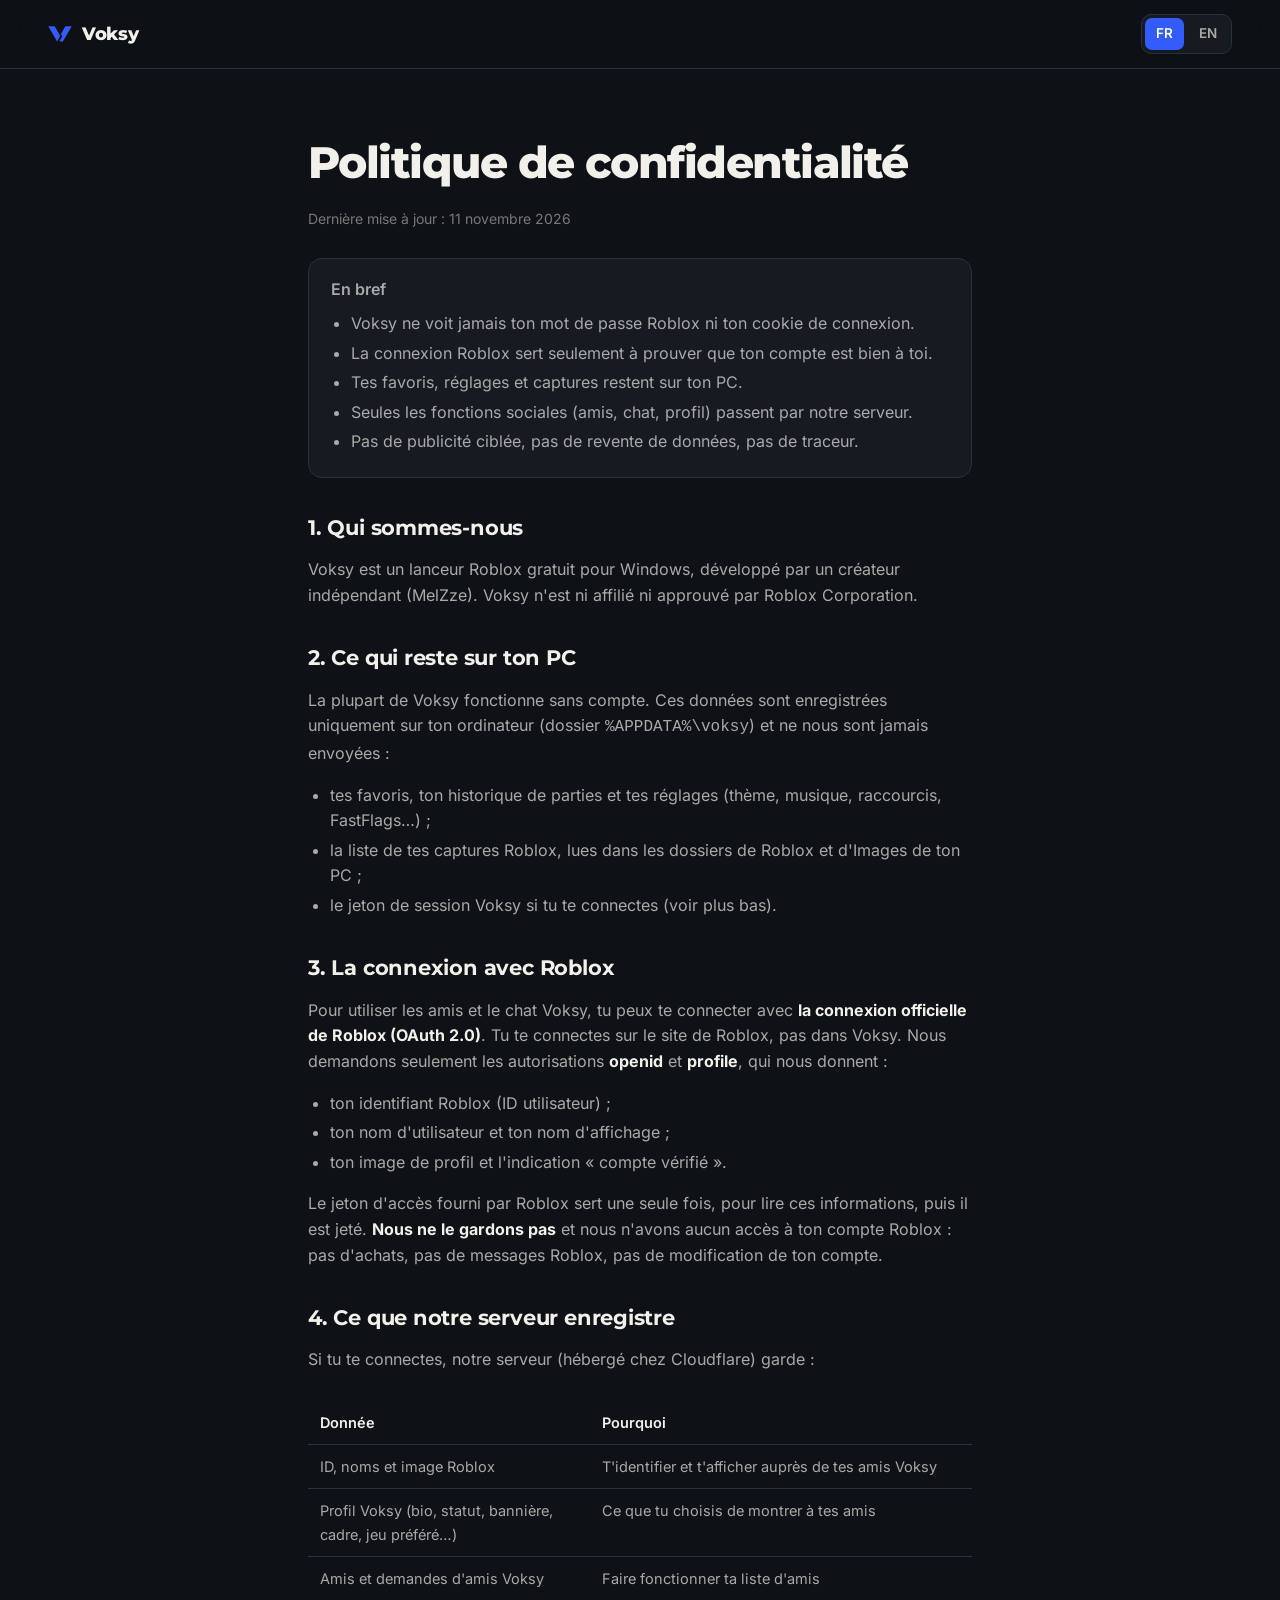
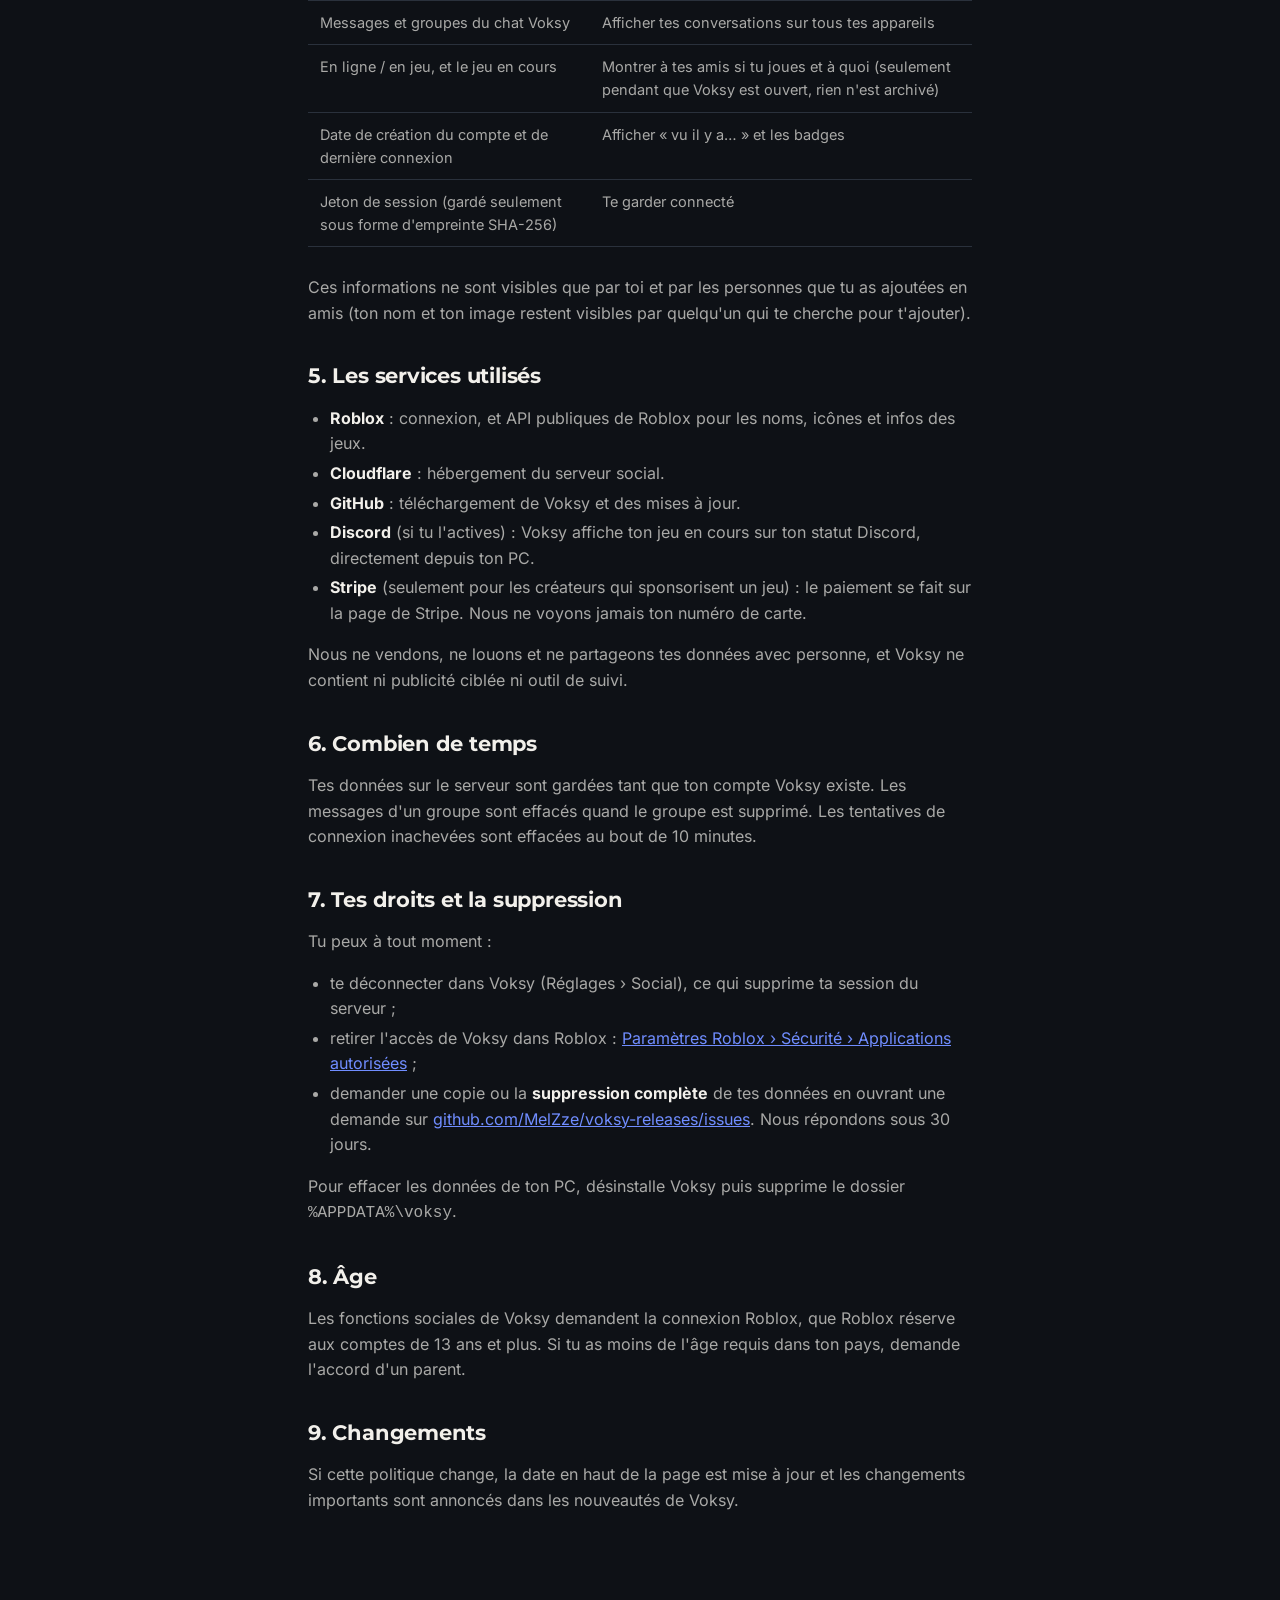
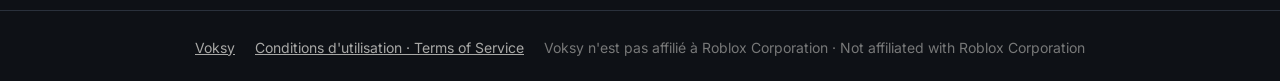
<file: docs/confidentialite.html>
<!doctype html>
<html lang="fr">
<head>
  <meta charset="utf-8" />
  <meta name="viewport" content="width=device-width, initial-scale=1" />
  <title>Confidentialité · Voksy</title>
  <meta name="description" content="Ce que Voksy collecte, pourquoi, et comment le supprimer." />
  <meta name="theme-color" content="#0e1116" />
  <link rel="icon" type="image/png" href="assets/icon.png" />
  <link rel="stylesheet" href="style.css" />
  <link rel="stylesheet" href="legal.css" />
</head>
<body data-title-fr="Confidentialité · Voksy" data-title-en="Privacy Policy · Voksy">
  <header class="legal-nav">
    <a class="brand" href="index.html">
      <svg class="logo" viewBox="100 240 824 544" aria-hidden="true"><polygon points="108,248 330,248 523,583 413,775" /><polygon points="696,248 916,248 611,775 488,775 592,596 543,511" /></svg>
      <span>Voksy</span>
    </a>
    <nav class="lang-switch" aria-label="Langue / Language">
      <a href="#fr" aria-current="true">FR</a>
      <a href="#en" aria-current="false">EN</a>
    </nav>
  </header>

  <!-- ===================== FRANÇAIS ===================== -->
  <main class="legal" data-lang="fr" lang="fr">
    <h1>Politique de confidentialité</h1>
    <p class="updated">Dernière mise à jour : 11 novembre 2026</p>

    <div class="summary">
      <p>En bref</p>
      <ul>
        <li>Voksy ne voit jamais ton mot de passe Roblox ni ton cookie de connexion.</li>
        <li>La connexion Roblox sert seulement à prouver que ton compte est bien à toi.</li>
        <li>Tes favoris, réglages et captures restent sur ton PC.</li>
        <li>Seules les fonctions sociales (amis, chat, profil) passent par notre serveur.</li>
        <li>Pas de publicité ciblée, pas de revente de données, pas de traceur.</li>
      </ul>
    </div>

    <h2>1. Qui sommes-nous</h2>
    <p>Voksy est un lanceur Roblox gratuit pour Windows, développé par un créateur indépendant (MelZze). Voksy n'est ni affilié ni approuvé par Roblox Corporation.</p>

    <h2>2. Ce qui reste sur ton PC</h2>
    <p>La plupart de Voksy fonctionne sans compte. Ces données sont enregistrées uniquement sur ton ordinateur (dossier <code>%APPDATA%\voksy</code>) et ne nous sont jamais envoyées :</p>
    <ul>
      <li>tes favoris, ton historique de parties et tes réglages (thème, musique, raccourcis, FastFlags…) ;</li>
      <li>la liste de tes captures Roblox, lues dans les dossiers de Roblox et d'Images de ton PC ;</li>
      <li>le jeton de session Voksy si tu te connectes (voir plus bas).</li>
    </ul>

    <h2>3. La connexion avec Roblox</h2>
    <p>Pour utiliser les amis et le chat Voksy, tu peux te connecter avec <strong>la connexion officielle de Roblox (OAuth 2.0)</strong>. Tu te connectes sur le site de Roblox, pas dans Voksy. Nous demandons seulement les autorisations <strong>openid</strong> et <strong>profile</strong>, qui nous donnent :</p>
    <ul>
      <li>ton identifiant Roblox (ID utilisateur) ;</li>
      <li>ton nom d'utilisateur et ton nom d'affichage ;</li>
      <li>ton image de profil et l'indication « compte vérifié ».</li>
    </ul>
    <p>Le jeton d'accès fourni par Roblox sert une seule fois, pour lire ces informations, puis il est jeté. <strong>Nous ne le gardons pas</strong> et nous n'avons aucun accès à ton compte Roblox : pas d'achats, pas de messages Roblox, pas de modification de ton compte.</p>

    <h2>4. Ce que notre serveur enregistre</h2>
    <p>Si tu te connectes, notre serveur (hébergé chez Cloudflare) garde :</p>
    <div class="table-wrap">
      <table>
        <tr><th>Donnée</th><th>Pourquoi</th></tr>
        <tr><td>ID, noms et image Roblox</td><td>T'identifier et t'afficher auprès de tes amis Voksy</td></tr>
        <tr><td>Profil Voksy (bio, statut, bannière, cadre, jeu préféré…)</td><td>Ce que tu choisis de montrer à tes amis</td></tr>
        <tr><td>Amis et demandes d'amis Voksy</td><td>Faire fonctionner ta liste d'amis</td></tr>
        <tr><td>Messages et groupes du chat Voksy</td><td>Afficher tes conversations sur tous tes appareils</td></tr>
        <tr><td>En ligne / en jeu, et le jeu en cours</td><td>Montrer à tes amis si tu joues et à quoi (seulement pendant que Voksy est ouvert, rien n'est archivé)</td></tr>
        <tr><td>Date de création du compte et de dernière connexion</td><td>Afficher « vu il y a… » et les badges</td></tr>
        <tr><td>Jeton de session (gardé seulement sous forme d'empreinte SHA-256)</td><td>Te garder connecté</td></tr>
      </table>
    </div>
    <p>Ces informations ne sont visibles que par toi et par les personnes que tu as ajoutées en amis (ton nom et ton image restent visibles par quelqu'un qui te cherche pour t'ajouter).</p>

    <h2>5. Les services utilisés</h2>
    <ul>
      <li><strong>Roblox</strong> : connexion, et API publiques de Roblox pour les noms, icônes et infos des jeux.</li>
      <li><strong>Cloudflare</strong> : hébergement du serveur social.</li>
      <li><strong>GitHub</strong> : téléchargement de Voksy et des mises à jour.</li>
      <li><strong>Discord</strong> (si tu l'actives) : Voksy affiche ton jeu en cours sur ton statut Discord, directement depuis ton PC.</li>
      <li><strong>Stripe</strong> (seulement pour les créateurs qui sponsorisent un jeu) : le paiement se fait sur la page de Stripe. Nous ne voyons jamais ton numéro de carte.</li>
    </ul>
    <p>Nous ne vendons, ne louons et ne partageons tes données avec personne, et Voksy ne contient ni publicité ciblée ni outil de suivi.</p>

    <h2>6. Combien de temps</h2>
    <p>Tes données sur le serveur sont gardées tant que ton compte Voksy existe. Les messages d'un groupe sont effacés quand le groupe est supprimé. Les tentatives de connexion inachevées sont effacées au bout de 10 minutes.</p>

    <h2>7. Tes droits et la suppression</h2>
    <p>Tu peux à tout moment :</p>
    <ul>
      <li>te déconnecter dans Voksy (Réglages › Social), ce qui supprime ta session du serveur ;</li>
      <li>retirer l'accès de Voksy dans Roblox : <a href="https://www.roblox.com/my/account#!/security" target="_blank" rel="noopener">Paramètres Roblox › Sécurité › Applications autorisées</a> ;</li>
      <li>demander une copie ou la <strong>suppression complète</strong> de tes données en ouvrant une demande sur <a href="https://github.com/MelZze/voksy-releases/issues" target="_blank" rel="noopener">github.com/MelZze/voksy-releases/issues</a>. Nous répondons sous 30 jours.</li>
    </ul>
    <p>Pour effacer les données de ton PC, désinstalle Voksy puis supprime le dossier <code>%APPDATA%\voksy</code>.</p>

    <h2>8. Âge</h2>
    <p>Les fonctions sociales de Voksy demandent la connexion Roblox, que Roblox réserve aux comptes de 13 ans et plus. Si tu as moins de l'âge requis dans ton pays, demande l'accord d'un parent.</p>

    <h2>9. Changements</h2>
    <p>Si cette politique change, la date en haut de la page est mise à jour et les changements importants sont annoncés dans les nouveautés de Voksy.</p>
  </main>

  <!-- ===================== ENGLISH ===================== -->
  <main class="legal" data-lang="en" lang="en">
    <h1>Privacy Policy</h1>
    <p class="updated">Last updated: November 11, 2026</p>

    <div class="summary">
      <p>In short</p>
      <ul>
        <li>Voksy never sees your Roblox password or login cookie.</li>
        <li>Sign in with Roblox is only used to prove that your account is yours.</li>
        <li>Your favorites, settings and screenshots stay on your PC.</li>
        <li>Only the social features (friends, chat, profile) go through our server.</li>
        <li>No targeted ads, no selling of data, no trackers.</li>
      </ul>
    </div>

    <h2>1. Who we are</h2>
    <p>Voksy is a free Roblox launcher for Windows, made by an independent developer (MelZze). Voksy is not affiliated with or endorsed by Roblox Corporation.</p>

    <h2>2. What stays on your PC</h2>
    <p>Most of Voksy works without an account. This data is stored only on your computer (<code>%APPDATA%\voksy</code>) and is never sent to us:</p>
    <ul>
      <li>your favorites, play history and settings (theme, music, hotkeys, FastFlags…);</li>
      <li>the list of your Roblox screenshots, read from Roblox's and Pictures folders on your PC;</li>
      <li>your Voksy session token if you sign in (see below).</li>
    </ul>

    <h2>3. Sign in with Roblox</h2>
    <p>To use Voksy friends and chat, you can sign in with <strong>Roblox's official sign-in (OAuth 2.0)</strong>. You sign in on Roblox's website, not inside Voksy. We only request the <strong>openid</strong> and <strong>profile</strong> scopes, which give us:</p>
    <ul>
      <li>your Roblox user ID;</li>
      <li>your username and display name;</li>
      <li>your profile picture and verified-badge status.</li>
    </ul>
    <p>The access token issued by Roblox is used once to read this information, then discarded. <strong>We do not store it</strong> and we have no access to your Roblox account: no purchases, no Roblox messages, no account changes.</p>

    <h2>4. What our server stores</h2>
    <p>If you sign in, our server (hosted on Cloudflare) keeps:</p>
    <div class="table-wrap">
      <table>
        <tr><th>Data</th><th>Why</th></tr>
        <tr><td>Roblox ID, names and picture</td><td>Identify you and show you to your Voksy friends</td></tr>
        <tr><td>Voksy profile (bio, status, banner, frame, favorite game…)</td><td>What you choose to show your friends</td></tr>
        <tr><td>Voksy friends and friend requests</td><td>Run your friends list</td></tr>
        <tr><td>Voksy chat messages and groups</td><td>Show your conversations on all your devices</td></tr>
        <tr><td>Online / in-game status and current game</td><td>Show your friends whether you are playing and what (only while Voksy is open, nothing is archived)</td></tr>
        <tr><td>Account creation and last-seen dates</td><td>Show "last seen…" and badges</td></tr>
        <tr><td>Session token (stored hashed with SHA-256)</td><td>Keep you signed in</td></tr>
      </table>
    </div>
    <p>This information is only visible to you and to the people you added as friends (your name and picture remain visible to someone searching for you to add you).</p>

    <h2>5. Services we use</h2>
    <ul>
      <li><strong>Roblox</strong>: sign-in, and Roblox public APIs for game names, icons and details.</li>
      <li><strong>Cloudflare</strong>: hosting of the social server.</li>
      <li><strong>GitHub</strong>: downloads of Voksy and its updates.</li>
      <li><strong>Discord</strong> (if you turn it on): Voksy shows your current game on your Discord status, directly from your PC.</li>
      <li><strong>Stripe</strong> (only for creators who sponsor a game): payment happens on Stripe's page. We never see your card number.</li>
    </ul>
    <p>We do not sell, rent or share your data with anyone, and Voksy contains no targeted ads or tracking tools.</p>

    <h2>6. Retention</h2>
    <p>Your server data is kept as long as your Voksy account exists. Group messages are erased when the group is deleted. Unfinished sign-in attempts are erased after 10 minutes.</p>

    <h2>7. Your rights and deletion</h2>
    <p>At any time you can:</p>
    <ul>
      <li>sign out in Voksy (Settings › Social), which removes your session from the server;</li>
      <li>revoke Voksy's access in Roblox: <a href="https://www.roblox.com/my/account#!/security" target="_blank" rel="noopener">Roblox Settings › Security › Authorized Apps</a>;</li>
      <li>request a copy or the <strong>complete deletion</strong> of your data by opening a request at <a href="https://github.com/MelZze/voksy-releases/issues" target="_blank" rel="noopener">github.com/MelZze/voksy-releases/issues</a>. We answer within 30 days.</li>
    </ul>
    <p>To erase the data on your PC, uninstall Voksy and delete the <code>%APPDATA%\voksy</code> folder.</p>

    <h2>8. Age</h2>
    <p>Voksy's social features require Sign in with Roblox, which Roblox limits to accounts aged 13 and over. If you are under the required age in your country, ask a parent for permission.</p>

    <h2>9. Changes</h2>
    <p>If this policy changes, the date at the top of this page is updated and important changes are announced in Voksy's release notes.</p>
  </main>

  <footer class="legal-foot">
    <a href="index.html">Voksy</a>
    <a href="conditions.html">Conditions d'utilisation · Terms of Service</a>
    <span>Voksy n'est pas affilié à Roblox Corporation · Not affiliated with Roblox Corporation</span>
  </footer>
  <script src="legal.js"></script>
</body>
</html>
</file>
<file: docs/style.css>
/* Voksy · site de téléchargement. Identité « Voxel » : bleu Voksy, blocs, Montserrat + Inter. */
@font-face { font-family: 'Montserrat'; src: url(fonts/montserrat.woff2) format('woff2'); font-weight: 100 900; font-display: swap; }
@font-face { font-family: 'Inter'; src: url(fonts/inter.woff2) format('woff2'); font-weight: 100 900; font-display: swap; }

/* ---------- Thèmes (mêmes couleurs que l'appli) ---------- */
:root {
  --bg: #0e1116; --panel: #161b22; --line: #2a313c; --text: #f2f0eb;
  --blue: #335cff; --press: #2a4de0; --on-accent: #fff;
  --panel-2: color-mix(in srgb, var(--panel), var(--text) 6%);
  --line-strong: color-mix(in srgb, var(--line), var(--text) 14%);
  --text-2: color-mix(in srgb, var(--text) 68%, var(--bg));
  --text-3: color-mix(in srgb, var(--text) 46%, var(--bg));
  --blue-soft: color-mix(in srgb, var(--blue) 16%, transparent);
  --blue-glow: color-mix(in srgb, var(--blue) 45%, transparent);
  --hl-a: color-mix(in srgb, var(--blue) 70%, #fff);
  --hl-b: var(--blue);
  --vx-front: color-mix(in srgb, var(--line) 84%, var(--text));
  --vx-top: color-mix(in srgb, var(--line) 60%, var(--text));
  --vx-side: color-mix(in srgb, var(--line) 72%, var(--bg));
  --vx-cap: var(--blue);
  --vx-lip: var(--press);
  --cloud: color-mix(in srgb, var(--text) 92%, var(--blue));
  --aurora-2: color-mix(in oklch, var(--blue), #a855f7 50%);
  --aurora-3: color-mix(in oklch, var(--blue), #22d3ee 45%);
  --shadow: 0 30px 80px -24px rgba(0, 0, 0, .7);
  --font-display: 'Montserrat', 'Segoe UI', sans-serif;
  --font-body: 'Inter', 'Segoe UI', system-ui, sans-serif;
  --ease: cubic-bezier(.2, .75, .25, 1);
  --spring: cubic-bezier(.3, 1.45, .55, 1);
  --radius: 14px;
  --gutter: clamp(16px, 4vw, 48px);
  --maxw: 1180px;
  color-scheme: dark;
}
:root[data-theme="glacier"] { --aurora-op: .45; --grain-op: .05; --bg: #e6eff7; --panel: #f9fcff; --line: #c4d4e4; --text: #142c44; --blue: #086683; --press: #064760; --on-accent: #fff; --hl-a: #0b8db5; color-scheme: light; --shadow: 0 30px 70px -28px rgba(20, 44, 68, .35); --cloud: #fff; }
:root[data-theme="matcha"] { --aurora-2: #5fb38a; --aurora-3: #d7e86f; --bg: #111c17; --panel: #1a2921; --line: #354f40; --text: #edf7e8; --blue: #b0d989; --press: #96c26f; --on-accent: #192a16; --hl-a: #e3f5c8; }
:root[data-theme="terre-cuite"] { --aurora-op: .45; --grain-op: .05; --aurora-2: #e0a15a; --aurora-3: #c2603f; --bg: #f7e8d9; --panel: #fff5e9; --line: #e1c6af; --text: #39211f; --blue: #a33e27; --press: #722719; --on-accent: #fff; --hl-a: #d4683f; color-scheme: light; --shadow: 0 30px 70px -28px rgba(57, 33, 31, .35); --cloud: #fff; }
:root[data-theme="arcade"] { --bg: #150b23; --panel: #221033; --line: #4e2d6d; --text: #fff1ff; --blue: #fc79d6; --press: #ef62c7; --on-accent: #31092a; --hl-a: #ffd0f1; }
:root[data-theme="graphite"] { --aurora-2: #8a8a8a; --aurora-3: #5c5c5c; --bg: #151515; --panel: #212121; --line: #414141; --text: #f6f6f6; --blue: #dedede; --press: #bfbfbf; --on-accent: #171717; --hl-a: #ffffff; --hl-b: #9a9a9a; }

/* ---------- Base ---------- */
*, *::before, *::after { box-sizing: border-box; }
html { scroll-behavior: smooth; scroll-padding-top: 80px; -webkit-text-size-adjust: 100%; }
body {
  margin: 0; background: var(--bg); color: var(--text); font-family: var(--font-body); font-size: 16px; line-height: 1.6;
  overflow-x: hidden; -webkit-font-smoothing: antialiased;
  transition: background-color 400ms ease, color 400ms ease;
}
:root.voksy-cursor body { cursor: var(--cursor-arrow), auto; }
:root.voksy-cursor :is(a, button, summary, [role="button"], .theme-chip, .key) { cursor: var(--cursor-pointer), pointer; }
img, svg { display: block; }
a { color: inherit; }
h1, h2, h3 { font-family: var(--font-display); letter-spacing: -0.02em; margin: 0; }
h2 { font-size: clamp(32px, 4.6vw, 56px); line-height: 1.05; font-weight: 800; }
kbd {
  font-family: var(--font-body); font-size: .82em; font-weight: 600; padding: 1px 7px; border-radius: 6px;
  border: 1px solid var(--line-strong); border-bottom-width: 2px; background: var(--panel); color: var(--text);
}
::selection { background: var(--blue); color: var(--on-accent); }
:focus-visible { outline: 2px solid var(--blue); outline-offset: 3px; border-radius: 6px; }
.hl {
  background: linear-gradient(100deg, var(--hl-a), var(--hl-b) 60%, var(--hl-a));
  background-size: 200% 100%; -webkit-background-clip: text; background-clip: text; color: transparent;
}
@keyframes hl-move { 50% { background-position: 100% 0; } }
.logo { width: 28px; height: auto; fill: var(--blue); transition: fill 400ms ease; }

/* ---------- Boutons ---------- */
.btn {
  position: relative; display: inline-flex; align-items: center; justify-content: center; gap: 12px; border: 0; border-radius: 12px;
  font: 600 15px/1 var(--font-body); text-decoration: none; padding: 12px 18px; overflow: hidden; isolation: isolate;
  transition: transform 260ms var(--spring), background-color 200ms ease, box-shadow 260ms ease, color 200ms ease;
}
.btn svg { width: 20px; height: 20px; fill: none; stroke: currentColor; stroke-width: 2.2; stroke-linecap: round; stroke-linejoin: round; flex: none; }
.btn-primary { background: var(--blue); color: var(--on-accent); box-shadow: 0 10px 30px -10px var(--blue-glow), inset 0 1px 0 rgba(255, 255, 255, .22); }
.btn-primary:hover { background: color-mix(in srgb, var(--blue), #fff 10%); box-shadow: 0 16px 44px -10px var(--blue-glow), inset 0 1px 0 rgba(255, 255, 255, .22); }
.btn-primary:active { transform: scale(.97); }
/* Reflet qui passe sur le bouton */
.btn-primary::after {
  content: ''; position: absolute; inset: 0; z-index: -1; pointer-events: none;
  background: linear-gradient(110deg, transparent 35%, rgba(255, 255, 255, .35) 50%, transparent 65%);
  transform: translateX(-120%); animation: sheen 3.6s ease-in-out infinite 1.4s;
}
@keyframes sheen { 0%, 70% { transform: translateX(-120%); } 100% { transform: translateX(120%); } }
.btn-ghost { background: transparent; color: var(--text); box-shadow: inset 0 0 0 1.5px var(--line-strong); }
.btn-ghost:hover { background: var(--panel); box-shadow: inset 0 0 0 1.5px var(--blue); }
.btn-sm { padding: 9px 14px; font-size: 14px; border-radius: 10px; gap: 8px; }
.btn-sm svg { width: 17px; height: 17px; }
.btn-xl { padding: 16px 26px; font-size: 16px; border-radius: 14px; min-height: 64px; }
.btn-text { display: grid; text-align: left; gap: 4px; }
.btn-text b { font-family: var(--font-display); font-size: 17px; font-weight: 800; }
.btn-text small { font-size: 12.5px; font-weight: 500; opacity: .82; }
.icon-btn {
  width: 40px; height: 40px; border-radius: 10px; border: 0; background: transparent; color: var(--text-2);
  display: grid; place-items: center; transition: background-color 160ms ease, color 160ms ease;
}
.icon-btn:hover { background: var(--panel); color: var(--text); }
.icon-btn svg { width: 20px; height: 20px; fill: none; stroke: currentColor; stroke-width: 2; stroke-linecap: round; }
#motion-toggle[aria-pressed="false"] { color: var(--text-3); }
#motion-toggle[aria-pressed="false"] svg { opacity: .45; }

/* ---------- Barre du haut ---------- */
.nav {
  position: fixed; inset: 0 0 auto; z-index: 50; height: 68px; display: flex; align-items: center; gap: 24px;
  padding: 0 var(--gutter); transition: background-color 300ms ease, box-shadow 300ms ease, height 300ms var(--ease);
}
.nav.scrolled {
  height: 60px; background: color-mix(in srgb, var(--bg) 78%, transparent); backdrop-filter: blur(12px); -webkit-backdrop-filter: blur(12px);
  box-shadow: 0 1px 0 var(--line);
}
.brand { display: inline-flex; align-items: center; gap: 10px; text-decoration: none; font: 800 20px var(--font-display); letter-spacing: -0.02em; }
.nav-links { display: flex; gap: 4px; margin: 0 auto; }
.nav-links a { text-decoration: none; color: var(--text-2); font-size: 14.5px; font-weight: 500; padding: 8px 12px; border-radius: 9px; transition: color 160ms ease, background-color 160ms ease; }
.nav-links a:hover { color: var(--text); background: var(--panel); }
.nav-links a.active { color: var(--text); }
.nav-actions { display: flex; align-items: center; gap: 8px; margin-left: auto; }
.nav-links + .nav-actions { margin-left: 0; }

/* ---------- Accueil ---------- */
.hero { position: relative; min-height: 100svh; display: grid; align-items: center; padding: 110px var(--gutter) 90px; overflow: hidden; isolation: isolate; }
.hero-bg { position: absolute; inset: 0; z-index: -1; pointer-events: none; }
.hero::after { content: ''; position: absolute; inset: auto 0 0; height: 140px; z-index: -1; background: linear-gradient(transparent, var(--bg)); pointer-events: none; }
/* Aurore : grandes lueurs floues aux couleurs du thème, qui dérivent lentement */
.aurora { position: absolute; inset: -10%; opacity: var(--aurora-op, .7); }
.aurora i { position: absolute; border-radius: 50%; will-change: transform; }
.aurora .a1 { width: 56vw; height: 56vw; max-width: 820px; max-height: 820px; right: -6%; top: -18%; background: radial-gradient(closest-side, color-mix(in srgb, var(--blue) 80%, transparent), color-mix(in srgb, var(--blue) 30%, transparent) 55%, transparent); animation: drift-a 18s ease-in-out infinite; }
.aurora .a2 { width: 42vw; height: 42vw; max-width: 620px; max-height: 620px; right: 22%; top: 30%; background: radial-gradient(closest-side, color-mix(in srgb, var(--aurora-2) 80%, transparent), color-mix(in srgb, var(--aurora-2) 25%, transparent) 55%, transparent); animation: drift-b 22s ease-in-out infinite; opacity: .75; }
.aurora .a3 { width: 46vw; height: 46vw; max-width: 680px; max-height: 680px; left: -14%; bottom: -22%; background: radial-gradient(closest-side, color-mix(in srgb, var(--aurora-3) 80%, transparent), color-mix(in srgb, var(--aurora-3) 25%, transparent) 55%, transparent); animation: drift-c 26s ease-in-out infinite; opacity: .55; }
@keyframes drift-a { 50% { transform: translate(-8%, 10%) scale(1.12); } }
@keyframes drift-b { 50% { transform: translate(14%, -12%) scale(.86); } }
@keyframes drift-c { 50% { transform: translate(18%, -8%) scale(1.15); } }
/* Faisceau de lumière qui traverse l'écran */
.beam { position: absolute; inset: -30% -60%; will-change: transform; background: linear-gradient(112deg, transparent 44%, color-mix(in srgb, var(--blue) 12%, transparent) 49%, color-mix(in srgb, var(--text) 7%, transparent) 50%, transparent 56%); animation: beam 11s ease-in-out infinite; }
@keyframes beam { 0%, 100% { transform: translateX(-22%); } 50% { transform: translateX(22%); } }
/* Trame de points très fine, qui s'efface vers les bords */
.dots {
  position: absolute; inset: 0;
  background-image: radial-gradient(color-mix(in srgb, var(--text) 22%, transparent) 1px, transparent 1.6px); background-size: 28px 28px;
  mask-image: radial-gradient(65% 70% at 62% 42%, #000 20%, transparent 75%); -webkit-mask-image: radial-gradient(65% 70% at 62% 42%, #000 20%, transparent 75%);
  opacity: .55;
}
/* Particules lumineuses qui montent */
.sparks { position: absolute; inset: 0; overflow: hidden; }
.spark { position: absolute; bottom: -10px; width: var(--sz); height: var(--sz); border-radius: 50%; background: color-mix(in srgb, var(--blue), #fff 55%); box-shadow: 0 0 10px 2px color-mix(in srgb, var(--blue) 60%, transparent); opacity: 0; animation: spark-rise var(--dur) linear infinite; animation-delay: var(--delay); }
@keyframes spark-rise { 0% { transform: translate(0, 0); opacity: 0; } 12% { opacity: var(--op); } 80% { opacity: var(--op); } 100% { transform: translate(var(--sway), -95vh); opacity: 0; } }
/* Grain léger : évite les dégradés en escalier */
.grain { position: absolute; inset: 0; opacity: var(--grain-op, .045); background-image: url("data:image/svg+xml,%3Csvg xmlns='http://www.w3.org/2000/svg' width='160' height='160'%3E%3Cfilter id='n'%3E%3CfeTurbulence type='fractalNoise' baseFrequency='.85' numOctaves='3' stitchTiles='stitch'/%3E%3C/filter%3E%3Crect width='100%25' height='100%25' filter='url(%23n)'/%3E%3C/svg%3E"); }
/* Anneau de lumière qui tourne derrière le V */
.halo {
  position: absolute; width: min(520px, 90%); aspect-ratio: 1; border-radius: 50%; z-index: -1;
  background: conic-gradient(from 0deg, transparent 0deg, var(--blue) 60deg, transparent 130deg, var(--aurora-2) 200deg, transparent 260deg, var(--aurora-3) 320deg, transparent 360deg);
  mask-image: radial-gradient(closest-side, transparent 58%, #000 66%, #000 72%, transparent 82%); -webkit-mask-image: radial-gradient(closest-side, transparent 58%, #000 66%, #000 72%, transparent 82%);
  filter: blur(8px); opacity: .7; animation: halo-spin 16s linear infinite; will-change: transform;
}
.halo::after { content: ''; position: absolute; inset: 14%; border-radius: 50%; background: radial-gradient(closest-side, color-mix(in srgb, var(--blue) 24%, transparent), transparent); }
@keyframes halo-spin { to { transform: rotate(360deg); } }

.hero-inner { position: relative; width: 100%; max-width: var(--maxw); margin: 0 auto; display: grid; grid-template-columns: 1.2fr .8fr; gap: 40px; align-items: center; }
.kicker {
  display: inline-flex; align-items: center; gap: 9px; padding: 7px 13px; border-radius: 999px;
  background: color-mix(in srgb, var(--blue) 14%, var(--panel)); border: 1px solid color-mix(in srgb, var(--blue) 30%, var(--line));
  font: 700 12px var(--font-display); letter-spacing: .1em; text-transform: uppercase; color: color-mix(in srgb, var(--blue) 55%, var(--text));
  animation: rise 700ms var(--ease) both 100ms;
}
.dot { width: 8px; height: 8px; border-radius: 2px; background: #3ad29f; box-shadow: 0 0 0 4px rgba(58, 210, 159, .18); animation: blink 1.8s ease-in-out infinite; }
@keyframes blink { 50% { opacity: .4; } }
h1 { font-size: clamp(40px, 5.2vw, 74px); line-height: .98; font-weight: 900; margin: 22px 0 22px; letter-spacing: -0.035em; }
h1 .line { display: block; overflow: hidden; padding-bottom: .08em; margin-bottom: -.08em; }
@media (min-width: 901px) { h1 .line { white-space: nowrap; } }
h1 .line > span { display: inline-block; animation: line-up 900ms var(--ease) both; }
h1 .line:nth-child(1) > span { animation-delay: 180ms; }
h1 .line:nth-child(2) > span { animation-delay: 300ms, 0s; animation-name: line-up, hl-move; animation-duration: 900ms, 6s; animation-iteration-count: 1, infinite; }
@keyframes line-up { from { transform: translateY(105%) rotate(4deg); } }
.lead { font-size: clamp(17px, 1.6vw, 19px); color: var(--text-2); max-width: 540px; margin: 0 0 34px; animation: rise 800ms var(--ease) both 450ms; }
.cta-row { display: flex; flex-wrap: wrap; gap: 14px; animation: rise 800ms var(--ease) both 580ms; }
.platform-note { margin-top: 16px; color: var(--text-3); font-size: 14px; }
@keyframes rise { from { opacity: 0; transform: translateY(24px); } }

.hero-art { position: relative; height: min(520px, 62vh); display: grid; place-items: center; perspective: 1100px; }
.v3d { position: relative; transform-style: preserve-3d; animation: bob 5.5s ease-in-out infinite 1.8s; }
.v3d-inner { position: relative; transform-style: preserve-3d; transform: rotateX(var(--rx, -14deg)) rotateY(var(--ry, -22deg)); }
.v3d-shadow {
  position: absolute; bottom: 4%; left: 50%; width: 62%; height: 46px; translate: -50% 0; border-radius: 50%;
  background: radial-gradient(closest-side, color-mix(in srgb, var(--blue) 40%, rgba(0, 0, 0, .55)), transparent); will-change: transform;
  animation: shadow-bob 5.5s ease-in-out infinite 1.8s;
}
@keyframes bob { 50% { transform: translateY(-16px); } }
@keyframes shadow-bob { 50% { transform: scale(.86); opacity: .7; } }

/* V plein en 3D : faces avant/arrière découpées au tracé du logo, tranches tout autour */
.vsolid { position: absolute; inset: 0; transform-style: preserve-3d; }
.vsolid > i { position: absolute; left: 0; top: 0; }
.vsolid .vf, .vsolid .vb { inset: 0; width: 100%; height: 100%; overflow: hidden; }
.vsolid .vf { background: linear-gradient(150deg, color-mix(in srgb, var(--blue), #fff 22%), var(--blue) 50%, color-mix(in srgb, var(--blue), var(--press) 70%)); }
.vsolid .vb { background: color-mix(in srgb, var(--press), #000 38%); }
.vsolid .vs { transform-origin: 0 0; }
.v3d:not(.go) .vsolid { transform: scale3d(.001, .001, .001); }
.v3d.go .vsolid { animation: v-pop 1300ms var(--spring) both var(--d0, 450ms); }
@keyframes v-pop { from { transform: translateY(-140px) rotateY(-200deg) rotateX(30deg) scale3d(.25, .25, .25); } }
.v3d.small { --d0: 0ms; animation: none; }
.v3d.small .v3d-inner { animation: sway 7s ease-in-out infinite; }
@keyframes sway { 0%, 100% { transform: rotateX(-14deg) rotateY(-34deg); } 50% { transform: rotateX(-8deg) rotateY(34deg); } }
/* Reflet qui balaie la face avant */
.vsolid .vf::after {
  content: ''; position: absolute; top: 0; bottom: 0; left: -100%; width: 300%;
  background: linear-gradient(115deg, transparent 42%, rgba(255, 255, 255, .45) 50%, transparent 58%);
  transform: translateX(-34%); animation: v-shine 5s ease-in-out infinite 2.4s;
}
@keyframes v-shine { 0%, 76% { transform: translateX(-34%); } 100% { transform: translateX(34%); } }

.scroll-hint { position: absolute; left: 50%; bottom: 26px; translate: -50% 0; width: 26px; height: 42px; border-radius: 14px; border: 2px solid var(--line-strong); }
.scroll-hint span { position: absolute; left: 50%; top: 8px; width: 4px; height: 8px; margin-left: -2px; border-radius: 2px; background: var(--blue); animation: wheel 1.8s var(--ease) infinite; }
@keyframes wheel { 70%, 100% { transform: translateY(14px); opacity: 0; } }

/* ---------- Bandeau défilant ---------- */
.marquee { border-block: 1px solid var(--line); background: var(--panel); overflow: hidden; padding: 18px 0; }
.marquee-track { display: flex; width: max-content; animation: marquee 38s linear infinite; }
.marquee-track span { display: inline-flex; align-items: center; gap: 22px; padding-right: 22px; font: 800 clamp(18px, 2.2vw, 26px) var(--font-display); letter-spacing: -0.01em; white-space: nowrap; }
.marquee-track span::after { content: ''; width: 14px; height: 14px; border-radius: 3px; background: var(--blue); transform: rotate(45deg) scale(.8); box-shadow: 4px -4px 0 -1px color-mix(in srgb, var(--blue), #fff 40%); }
.marquee-track span:nth-child(even) { color: var(--text-3); }
@keyframes marquee { to { transform: translateX(-50%); } }

/* ---------- Sections ---------- */
section { position: relative; }
.section-head { max-width: 760px; margin: 0 auto 56px; text-align: center; }
.section-head p { color: var(--text-2); font-size: 18px; margin: 18px auto 0; max-width: 600px; }
.eyebrow { display: inline-block; font: 800 13px var(--font-display); letter-spacing: .14em; text-transform: uppercase; color: var(--blue); margin-bottom: 14px; }
.showcase, .features, .themes, .news, .faq { padding: 120px var(--gutter); }

/* Apparition au défilement */
.js .reveal { opacity: 0; transform: translateY(40px); transition: opacity 800ms var(--ease), transform 900ms var(--ease); transition-delay: calc(var(--i, 0) * 90ms); }
.js .reveal.in { opacity: 1; transform: none; }

/* ---------- Maquette de l'appli ---------- */
.mockup-stage { perspective: 1800px; max-width: 1080px; margin: 0 auto; }
.mockup {
  --p: 0; position: relative; border-radius: 16px; overflow: hidden; background: var(--bg); border: 1px solid var(--line);
  box-shadow: var(--shadow), 0 0 0 1px rgba(255, 255, 255, .03), 0 40px 120px -40px var(--blue-glow);
  transform: rotateX(calc((1 - var(--p)) * 22deg)) scale(calc(.86 + var(--p) * .14)) translateY(calc((1 - var(--p)) * 40px));
  transform-origin: 50% 0; will-change: transform; font-size: 13px; user-select: none;
}
.mk-titlebar { height: 44px; display: flex; align-items: center; gap: 10px; padding: 0 14px; background: var(--panel); border-bottom: 1px solid var(--line); }
.mk-titlebar .logo { width: 22px; }
.mk-titlebar b { font: 800 14px var(--font-display); }
.mk-search { margin-left: 40px; flex: 0 1 340px; height: 28px; border-radius: 8px; background: var(--bg); border: 1px solid var(--line); color: var(--text-3); display: flex; align-items: center; justify-content: space-between; padding: 0 6px 0 12px; font-size: 12px; }
.mk-search kbd { font-size: 10px; }
.mk-win { margin-left: auto; display: flex; gap: 18px; }
.mk-win i { width: 11px; height: 11px; border: 1.5px solid var(--text-3); border-radius: 2px; }
.mk-win i:first-child { height: 0; border-width: 1.5px 0 0; align-self: center; }
.mk-body { display: grid; grid-template-columns: 190px 1fr; height: 520px; }
.mk-side { position: relative; background: var(--panel); padding: 12px 10px; display: flex; flex-direction: column; gap: 2px; }
.mk-item { position: relative; z-index: 1; display: flex; align-items: center; gap: 10px; height: 36px; padding: 0 12px; border-radius: 9px; color: var(--text-2); font-weight: 500; transition: color 300ms ease; }
.mk-item svg { width: 17px; height: 17px; fill: none; stroke: currentColor; stroke-width: 1.8; stroke-linecap: round; stroke-linejoin: round; }
.mk-item.on { color: var(--on-accent); font-weight: 600; }
.mk-indicator { position: absolute; left: 10px; right: 10px; top: 12px; height: 36px; border-radius: 9px; background: var(--blue); box-shadow: 0 8px 20px -8px var(--blue-glow); transition: transform 520ms var(--spring); }
.mk-label { font: 700 10px var(--font-display); letter-spacing: .12em; text-transform: uppercase; color: var(--text-3); padding: 14px 12px 4px; }
.mk-status { margin-top: auto; display: flex; align-items: center; gap: 8px; padding: 10px 12px; border-radius: 10px; background: var(--bg); border: 1px solid var(--line); font-weight: 600; font-size: 12px; }
.mk-status i { width: 7px; height: 7px; border-radius: 2px; background: #3ad29f; }
.mk-content { padding: 16px; overflow: hidden; display: flex; flex-direction: column; gap: 12px; }
.mk-hero { position: relative; height: 250px; border-radius: 14px; overflow: hidden; background: linear-gradient(180deg, color-mix(in srgb, var(--blue) 14%, var(--panel)), var(--panel)); border: 1px solid var(--line); flex: none; }
.mk-hero-art { position: absolute; inset: 0; }
.mk-hero-art svg { position: absolute; right: 0; bottom: 0; height: 100%; width: auto; }
.mk-hero-copy { position: absolute; left: 22px; top: 22px; display: grid; justify-items: start; gap: 10px; }
.mk-kicker { font: 700 9.5px var(--font-display); letter-spacing: .13em; text-transform: uppercase; padding: 4px 8px; border-radius: 6px; background: color-mix(in srgb, var(--blue) 20%, var(--bg)); color: color-mix(in srgb, var(--blue) 55%, var(--text)); }
.mk-hero-copy b { font: 900 38px/1 var(--font-display); letter-spacing: -0.03em; text-shadow: 0 2px 20px color-mix(in srgb, var(--bg) 60%, transparent); }
.mk-play { display: inline-flex; align-items: center; gap: 8px; padding: 10px 18px; border-radius: 10px; background: var(--blue); color: var(--on-accent); font: 800 14px var(--font-display); box-shadow: 0 10px 24px -10px var(--blue-glow); transition: transform 200ms var(--spring); }
.mk-play svg { width: 14px; height: 14px; fill: currentColor; }
.mk-play.press { transform: scale(.92); }
.mk-row-title { font: 800 15px var(--font-display); }
.mk-cards { display: flex; gap: 12px; }
.mk-card { flex: 1 0 0; min-width: 0; border-radius: 12px; overflow: hidden; background: var(--panel); border: 1px solid var(--line); transition: transform 300ms var(--spring), box-shadow 300ms ease, border-color 300ms ease; }
.mk-card.hover { transform: translateY(-6px); border-color: var(--blue); box-shadow: 0 16px 30px -14px var(--blue-glow); }
.mk-thumb { position: relative; aspect-ratio: 16 / 10; overflow: hidden; background: var(--sky, linear-gradient(180deg, #8ec5ff, #dceeff)); }
.mk-thumb svg { position: absolute; inset: auto 0 0 auto; width: 120%; height: auto; }
.mk-card-body { padding: 8px 10px 10px; display: grid; gap: 2px; }
.mk-card-body b { font-size: 12px; white-space: nowrap; overflow: hidden; text-overflow: ellipsis; }
.mk-card-body small { color: var(--text-3); font-size: 10.5px; }
/* Faux curseur qui se promène dans la maquette */
.mk-cursor { position: absolute; left: 0; top: 0; width: 26px; height: 26px; z-index: 5; pointer-events: none; opacity: 0; transition: transform 900ms var(--ease), opacity 300ms ease; filter: drop-shadow(0 4px 8px rgba(0, 0, 0, .4)); }
.mk-cursor svg { width: 100%; height: 100%; fill: var(--bg); stroke: var(--text); stroke-width: 2.4; stroke-linejoin: round; }
.mk-cursor.shown { opacity: 1; }
.mk-cursor.click svg { transform: scale(.82); transition: transform 120ms ease; }

/* Vues voxel (paysages) */
.voxels .vx-front { fill: var(--vx-front); }
.voxels .vx-top { fill: var(--vx-top); }
.voxels .vx-side { fill: var(--vx-side); }
.voxels .vx-cap { fill: var(--vx-cap); }
.voxels .vx-lip, .voxels .vx-lip-side { fill: var(--vx-lip); }
.voxels .vx-cloud rect { fill: var(--cloud); }
.voxels .vx-cloud { animation: svg-cloud 14s ease-in-out infinite alternate; }
@keyframes svg-cloud { to { transform: translateX(26px); } }

/* ---------- Fonctionnalités ---------- */
.feature-grid { max-width: var(--maxw); margin: 0 auto; display: grid; grid-template-columns: repeat(4, 1fr); gap: 18px; perspective: 1200px; }
.feature {
  --mx: 50%; --my: 50%; position: relative; padding: 26px 24px 28px; border-radius: 18px; background: var(--panel); border: 1px solid var(--line);
  transform-style: preserve-3d; overflow: hidden;
}
.feature.in { transition: opacity 800ms var(--ease), transform 300ms var(--ease), border-color 300ms ease, box-shadow 300ms ease; transition-delay: calc(var(--i, 0) * 90ms), 0s, 0s, 0s; }
.feature::before { content: ''; position: absolute; inset: 0; background: radial-gradient(420px circle at var(--mx) var(--my), color-mix(in srgb, var(--blue) 22%, transparent), transparent 45%); opacity: 0; transition: opacity 300ms ease; pointer-events: none; }
.feature:hover { border-color: color-mix(in srgb, var(--blue) 55%, var(--line)); box-shadow: 0 24px 50px -24px var(--blue-glow); }
.feature:hover::before { opacity: 1; }
.f-icon { position: relative; display: grid; place-items: center; width: 52px; height: 52px; border-radius: 14px; background: var(--blue); color: var(--on-accent); margin-bottom: 22px; box-shadow: 0 10px 24px -10px var(--blue-glow), inset 0 1px 0 rgba(255, 255, 255, .25); transform: translateZ(30px); }
/* Petit bloc derrière l'icône, effet voxel */
.f-icon::after { content: ''; position: absolute; inset: 0; border-radius: inherit; background: var(--press); z-index: -1; transform: translate(5px, 5px); }
.f-icon svg { width: 26px; height: 26px; fill: none; stroke: currentColor; stroke-width: 2; stroke-linecap: round; stroke-linejoin: round; }
.f-icon svg .fill { fill: currentColor; stroke: none; }
.feature:hover .f-icon { animation: icon-hop 600ms var(--spring); }
@keyframes icon-hop { 40% { transform: translateZ(30px) translateY(-8px) rotate(-6deg); } }
.feature h3 { font-size: 19px; font-weight: 800; margin-bottom: 8px; transform: translateZ(20px); }
.feature p { margin: 0; color: var(--text-2); font-size: 15px; transform: translateZ(10px); }

/* ---------- Démo Alt+T ---------- */
.alt-demo { max-width: calc(var(--maxw) + 2 * var(--gutter)); margin: 0 auto; padding: 120px var(--gutter); display: grid; grid-template-columns: .9fr 1.1fr; gap: 56px; align-items: center; }
.alt-copy p { color: var(--text-2); font-size: 18px; margin: 20px 0 30px; }
.keys { display: inline-flex; align-items: center; gap: 14px; user-select: none; outline-offset: 8px; }
.key {
  min-width: 74px; height: 70px; display: grid; place-items: center; padding: 0 18px; border-radius: 14px;
  background: linear-gradient(180deg, var(--panel-2), var(--panel)); border: 1px solid var(--line-strong);
  box-shadow: 0 7px 0 color-mix(in srgb, var(--line), #000 20%), 0 14px 26px -10px rgba(0, 0, 0, .6);
  font: 800 22px var(--font-display); transition: transform 120ms ease, box-shadow 120ms ease, background-color 200ms ease, color 200ms ease;
}
.key-wide { min-width: 108px; }
.plus { font: 800 26px var(--font-display); color: var(--text-3); }
.keys.down .key { transform: translateY(6px); box-shadow: 0 1px 0 color-mix(in srgb, var(--line), #000 20%), 0 4px 10px -4px rgba(0, 0, 0, .6); background: var(--blue); color: var(--on-accent); border-color: var(--blue); }
.try { color: var(--text-3) !important; font-size: 14px !important; margin-top: 22px !important; }
.game {
  position: relative; aspect-ratio: 16 / 10; border-radius: 18px; overflow: hidden; border: 1px solid var(--line); box-shadow: var(--shadow);
  background: linear-gradient(180deg, #6fb3ff 0%, #bfe1ff 55%, #e9f5ff 100%);
}
.game-sky { position: absolute; inset: 0; background: radial-gradient(60% 50% at 80% 10%, rgba(255, 255, 255, .7), transparent 60%); }
.game-scene { position: absolute; inset: 0; transition: filter 400ms ease, transform 600ms var(--ease); }
.game-scene svg { position: absolute; bottom: 0; left: 50%; translate: -50% 0; height: 100%; width: auto; min-width: 100%; }
.game .voxels { --vx-front: #8e97a6; --vx-top: #c7ced8; --vx-side: #6c7584; --vx-cap: #335cff; --vx-lip: #2a4de0; --cloud: #fff; }
.game-hud { position: absolute; top: 14px; left: 14px; right: 14px; display: flex; justify-content: space-between; transition: opacity 300ms ease; }
.hud-chip { display: inline-flex; align-items: center; gap: 8px; padding: 6px 11px; border-radius: 9px; background: rgba(10, 14, 22, .55); backdrop-filter: blur(6px); color: #fff; font-size: 12.5px; font-weight: 600; }
.game::after { content: ''; position: absolute; inset: 0; border-radius: inherit; box-shadow: inset 0 0 0 3px var(--blue); opacity: 0; transition: opacity 300ms ease; pointer-events: none; }
.overlay-panel {
  position: absolute; top: 9%; right: 6%; bottom: 9%; width: min(330px, 56%); border-radius: 14px; padding: 14px;
  background: color-mix(in srgb, var(--bg) 92%, transparent); border: 1px solid var(--line); color: var(--text); box-shadow: 0 30px 60px -20px rgba(0, 0, 0, .7);
  display: flex; flex-direction: column; gap: 9px; font-size: 13px;
  opacity: 0; transform: translateX(30px) scale(.96); transition: opacity 260ms ease, transform 420ms var(--spring); pointer-events: none;
}
.game.open .overlay-panel { opacity: 1; transform: none; }
.game.open .game-scene { filter: blur(3px) brightness(.7); transform: scale(1.03); }
.game.open::after { opacity: 1; }
.game.open .game-hud { opacity: .35; }
.op-title { display: flex; align-items: center; gap: 8px; padding-bottom: 8px; border-bottom: 1px solid var(--line); }
.op-title .logo { width: 20px; }
.op-title b { font: 800 14px var(--font-display); }
.op-chip { margin-left: auto; font-size: 10.5px; font-weight: 700; padding: 3px 8px; border-radius: 6px; background: color-mix(in srgb, var(--blue) 18%, var(--panel)); color: color-mix(in srgb, var(--blue) 55%, var(--text)); }
.op-section { font: 700 10px var(--font-display); letter-spacing: .12em; text-transform: uppercase; color: var(--text-3); margin-top: 2px; }
.op-friend { display: flex; align-items: center; gap: 10px; padding: 8px; border-radius: 10px; background: var(--panel); opacity: 0; transform: translateX(14px); transition: opacity 300ms ease, transform 400ms var(--ease); }
.game.open .op-friend { opacity: 1; transform: none; }
.game.open .op-friend:nth-of-type(2) { transition-delay: 80ms; }
.game.open .op-friend:nth-of-type(3) { transition-delay: 150ms; }
.game.open .op-friend:nth-of-type(4) { transition-delay: 220ms; }
.op-friend > span:nth-child(2) { display: grid; line-height: 1.3; min-width: 0; }
.op-friend small { color: var(--text-3); font-size: 11px; white-space: nowrap; overflow: hidden; text-overflow: ellipsis; }
.av { width: 30px; height: 30px; border-radius: 8px; display: grid; place-items: center; font: 800 13px var(--font-display); color: #fff; background: hsl(var(--h) 70% 52%); flex: none; position: relative; }
.av::after { content: ''; position: absolute; right: -2px; bottom: -2px; width: 9px; height: 9px; border-radius: 3px; background: #3ad29f; border: 2px solid var(--panel); }
.op-join { margin-left: auto; font-size: 11px; font-weight: 700; padding: 5px 9px; border-radius: 7px; background: var(--blue); color: var(--on-accent); flex: none; }
.op-join.ghost { background: transparent; color: var(--text-2); box-shadow: inset 0 0 0 1px var(--line-strong); }
.op-server { margin-top: auto; display: flex; justify-content: space-between; gap: 8px; padding: 10px; border-radius: 10px; border: 1px dashed var(--line-strong); font-size: 12px; color: var(--text-2); }
.op-server b { color: var(--text); }
/* Notification en jeu (pendant que Voksy est caché) */
.game-toast {
  position: absolute; right: 14px; bottom: 14px; display: flex; align-items: center; gap: 10px; max-width: min(300px, 70%);
  padding: 9px 11px; border-radius: 12px; background: color-mix(in srgb, var(--bg) 90%, transparent); border: 1px solid var(--line);
  color: var(--text); font-size: 12.5px; box-shadow: 0 18px 40px -16px rgba(0, 0, 0, .7);
  opacity: 0; transform: translateY(14px) scale(.96); transition: opacity 260ms ease, transform 420ms var(--spring);
}
.game-toast > span:nth-child(2) { display: grid; line-height: 1.3; min-width: 0; }
.game-toast small { color: var(--text-3); font-size: 11px; white-space: nowrap; overflow: hidden; text-overflow: ellipsis; }
.game-toast kbd { margin-left: auto; flex: none; font-size: 10.5px; }
.game:not(.open) .game-toast { opacity: 1; transform: none; transition-delay: 700ms; }

/* ---------- Thèmes ---------- */
.theme-grid { max-width: 920px; margin: 0 auto; display: grid; grid-template-columns: repeat(6, 1fr); gap: 14px; }
.theme-chip {
  display: grid; gap: 12px; justify-items: center; padding: 18px 10px 16px; border-radius: 16px; border: 1.5px solid var(--line);
  background: var(--panel); color: var(--text); font: 700 14px var(--font-body); transition: transform 300ms var(--spring), border-color 200ms ease, box-shadow 300ms ease;
}
.theme-chip:hover { transform: translateY(-6px); }
.theme-chip.active { border-color: var(--blue); box-shadow: 0 0 0 4px var(--blue-soft), 0 18px 40px -20px var(--blue-glow); }
.sw { position: relative; width: 64px; height: 64px; border-radius: 14px; background: var(--b); box-shadow: inset 0 0 0 1px rgba(127, 127, 127, .25); overflow: hidden; }
.sw::before { content: ''; position: absolute; left: 10px; top: 10px; width: 26px; height: 26px; border-radius: 6px; background: var(--a); box-shadow: 4px 4px 0 color-mix(in srgb, var(--a), #000 25%); transition: transform 400ms var(--spring); }
.sw::after { content: ''; position: absolute; right: 10px; bottom: 12px; width: 22px; height: 6px; border-radius: 3px; background: var(--c); box-shadow: 0 -10px 0 color-mix(in srgb, var(--c) 50%, transparent); }
.theme-chip:hover .sw::before { transform: translateY(-3px) rotate(-8deg); }
::view-transition-old(root), ::view-transition-new(root) { animation: none; mix-blend-mode: normal; }
::view-transition-new(root) { animation: theme-reveal 650ms var(--ease); }
@keyframes theme-reveal { from { clip-path: circle(0 at var(--vt-x, 50%) var(--vt-y, 50%)); } to { clip-path: circle(150vmax at var(--vt-x, 50%) var(--vt-y, 50%)); } }

/* ---------- Chiffres ---------- */
.numbers { max-width: var(--maxw); margin: 0 auto; padding: 40px var(--gutter) 60px; display: grid; grid-template-columns: repeat(4, 1fr); gap: 18px; }
.num { text-align: center; padding: 30px 12px; border-radius: 18px; background: linear-gradient(180deg, var(--panel), transparent); border: 1px solid var(--line); }
.num b { display: block; font: 900 clamp(40px, 5vw, 64px)/1 var(--font-display); letter-spacing: -0.04em; background: linear-gradient(180deg, var(--text), color-mix(in srgb, var(--blue) 70%, var(--text))); -webkit-background-clip: text; background-clip: text; color: transparent; }
.num span { display: block; margin-top: 12px; color: var(--text-2); font-size: 15px; }

/* ---------- Nouveautés ---------- */
.news-list { max-width: 820px; margin: 0 auto; display: grid; gap: 16px; }
.release { position: relative; padding: 24px 26px 22px 30px; border-radius: 18px; background: var(--panel); border: 1px solid var(--line); overflow: hidden; }
.release::before { content: ''; position: absolute; left: 0; top: 0; bottom: 0; width: 4px; background: var(--line-strong); }
.release.latest::before { background: var(--blue); }
.release.latest { border-color: color-mix(in srgb, var(--blue) 45%, var(--line)); box-shadow: 0 0 0 4px var(--blue-soft); }
.release-head { display: flex; align-items: center; gap: 12px; flex-wrap: wrap; margin-bottom: 10px; }
.release-head .v { font: 800 13px var(--font-display); padding: 4px 9px; border-radius: 7px; background: var(--panel-2); }
.release.latest .v { background: var(--blue); color: var(--on-accent); }
.release-head h3 { font-size: 18px; font-weight: 800; }
.release-head time { margin-left: auto; color: var(--text-3); font-size: 13.5px; }
.release ul { margin: 0; padding: 0; list-style: none; display: grid; gap: 7px; }
.release li { position: relative; padding-left: 22px; color: var(--text-2); font-size: 15px; }
.release li::before { content: ''; position: absolute; left: 2px; top: .62em; width: 8px; height: 8px; border-radius: 2px; background: var(--blue); transform: rotate(45deg); }
.release p { margin: 0; color: var(--text-2); }
.news-all { display: table; margin: 26px auto 0; color: var(--blue); font-weight: 600; text-underline-offset: 4px; }

/* ---------- FAQ ---------- */
.faq-list { max-width: 820px; margin: 0 auto; display: grid; gap: 12px; }
.faq details { border-radius: 16px; background: var(--panel); border: 1px solid var(--line); transition: border-color 200ms ease, opacity 800ms var(--ease), transform 900ms var(--ease); }
.faq details[open] { border-color: color-mix(in srgb, var(--blue) 45%, var(--line)); }
.faq summary { list-style: none; display: flex; align-items: center; justify-content: space-between; gap: 20px; padding: 20px 22px; font: 700 17px var(--font-display); letter-spacing: -0.01em; }
.faq summary::-webkit-details-marker { display: none; }
.faq summary::after { content: ''; width: 12px; height: 12px; flex: none; border-right: 2.5px solid var(--blue); border-bottom: 2.5px solid var(--blue); transform: rotate(45deg) translate(-3px, -3px); transition: transform 300ms var(--spring); }
.faq details[open] summary::after { transform: rotate(225deg) translate(-3px, -3px); }
.faq-body { padding: 0 22px 20px; color: var(--text-2); }
.faq-body p { margin: 0; }
.faq details[open] .faq-body { animation: rise 400ms var(--ease); }

/* ---------- Appel final ---------- */
.final { max-width: var(--maxw); margin: 40px auto 120px; padding: 70px var(--gutter) 80px; text-align: center; display: grid; justify-items: center; border-radius: 28px; overflow: hidden; position: relative; isolation: isolate;
  background: radial-gradient(80% 90% at 50% 0%, color-mix(in srgb, var(--blue) 30%, transparent), transparent 70%), var(--panel); border: 1px solid var(--line); }
.final::after { content: ''; position: absolute; inset: 0; z-index: -1; background-image: radial-gradient(color-mix(in srgb, var(--text) 22%, transparent) 1px, transparent 1.6px); background-size: 26px 26px; opacity: .5; mask-image: radial-gradient(70% 80% at 50% 30%, #000, transparent); -webkit-mask-image: radial-gradient(70% 80% at 50% 30%, #000, transparent); }
.final::before { content: ''; position: absolute; z-index: -1; width: 520px; height: 520px; left: 50%; top: -260px; translate: -50% 0; border-radius: 50%; background: radial-gradient(closest-side, var(--aurora-2), transparent); opacity: .35; animation: drift-b 20s ease-in-out infinite; will-change: transform; }
.final-art { height: 190px; display: grid; place-items: center; perspective: 900px; margin-bottom: 18px; }
.final p { color: var(--text-2); font-size: 18px; margin: 14px 0 30px; }

/* ---------- Pied de page ---------- */
.footer { border-top: 1px solid var(--line); padding: 34px var(--gutter); display: flex; align-items: center; gap: 24px; flex-wrap: wrap; color: var(--text-3); font-size: 14px; }
.footer .brand { color: var(--text); font-size: 17px; }
.footer .logo { width: 22px; }
.footer p { margin: 0; flex: 1; min-width: 240px; }
.footer a { color: var(--text-2); }

/* ---------- Fenêtre après téléchargement ---------- */
.dl-modal {
  width: min(520px, calc(100vw - 32px)); padding: 30px; border-radius: 22px; border: 1px solid var(--line); background: var(--panel); color: var(--text);
  box-shadow: var(--shadow);
}
.dl-modal[open] { animation: modal-in 420ms var(--spring); }
.dl-modal::backdrop { background: rgba(5, 7, 10, .6); backdrop-filter: blur(6px); animation: fade 300ms ease; }
@keyframes modal-in { from { opacity: 0; transform: translateY(20px) scale(.95); } }
@keyframes fade { from { opacity: 0; } }
.dl-close { position: absolute; top: 14px; right: 14px; }
.dl-head { text-align: center; display: grid; justify-items: center; gap: 6px; }
.dl-badge { width: 64px; height: 64px; border-radius: 18px; background: var(--blue); color: var(--on-accent); display: grid; place-items: center; margin-bottom: 10px; box-shadow: 0 14px 30px -12px var(--blue-glow); }
.dl-badge svg { width: 30px; height: 30px; fill: none; stroke: currentColor; stroke-width: 2.4; stroke-linecap: round; stroke-linejoin: round; animation: dl-arrow 1.2s var(--ease) infinite; }
@keyframes dl-arrow { 50% { transform: translateY(4px); } }
.dl-head h3 { font-size: 23px; font-weight: 800; }
.dl-head p { margin: 0; color: var(--text-2); }
.dl-steps { list-style: none; margin: 24px 0 0; padding: 0; display: grid; gap: 10px; counter-reset: step; }
.dl-steps li { counter-increment: step; position: relative; display: grid; gap: 2px; padding: 14px 16px 14px 58px; border-radius: 14px; background: var(--bg); border: 1px solid var(--line); animation: rise 500ms var(--ease) both; animation-delay: calc(200ms + var(--i) * 110ms); }
.dl-steps li::before { content: counter(step); position: absolute; left: 14px; top: 14px; width: 30px; height: 30px; border-radius: 8px; display: grid; place-items: center; background: var(--blue-soft); color: var(--blue); font: 800 15px var(--font-display); }
.dl-steps li span { color: var(--text-2); font-size: 14px; }
.dl-retry { margin: 18px 0 0; text-align: center; font-size: 13.5px; color: var(--text-3); }
.dl-retry a { color: var(--blue); }

/* ---------- Traînée du curseur ---------- */
.trail { position: fixed; inset: 0; width: 100vw; height: 100vh; pointer-events: none; z-index: 100; }

/* ---------- Animations coupées (bouton dans la barre du haut) ---------- */
:root.still *, :root.still *::before, :root.still *::after { animation-duration: 1ms !important; animation-iteration-count: 1 !important; animation-delay: 0s !important; transition-duration: 1ms !important; }
:root.still .reveal { opacity: 1; transform: none; }
:root.still .aurora i, :root.still .beam, :root.still .halo, :root.still .marquee-track { animation: none !important; }
:root.still .sparks { display: none; }
:root.still html { scroll-behavior: auto; }
/* Défilement doux géré par main.js : le défilement natif « smooth » ferait doublon */
:root.smooth-scroll { scroll-behavior: auto; }
/* Sections hors de l'écran : leurs animations en pause */
.paused, .paused *, .paused *::before, .paused *::after { animation-play-state: paused !important; }

/* ---------- Écrans plus petits ---------- */
@media (max-width: 1080px) {
  .feature-grid { grid-template-columns: repeat(2, 1fr); }
  .theme-grid { grid-template-columns: repeat(3, 1fr); }
  .nav-links { display: none; }
}
@media (max-width: 900px) {
  .hero-inner { grid-template-columns: 1fr; text-align: center; }
  .hero-copy { display: grid; justify-items: center; }
  .lead { margin-inline: auto; }
  .cta-row { justify-content: center; }
  .hero-art { height: 340px; order: -1; margin-top: -10px; }
  .alt-demo { grid-template-columns: 1fr; gap: 40px; }
  .numbers { grid-template-columns: repeat(2, 1fr); }
  .mk-body { grid-template-columns: 1fr; height: auto; }
  .mk-side { display: none; }
  .mk-search { display: none; }
}
@media (max-width: 560px) {
  .feature-grid { grid-template-columns: 1fr; }
  .theme-grid { grid-template-columns: repeat(2, 1fr); }
  .showcase, .features, .themes, .news, .faq, .alt-demo { padding-block: 84px; }
  .btn-xl { width: 100%; }
  .nav-actions .btn-sm span { display: none; }
  .mk-cards .mk-card:nth-child(n + 3) { display: none; }
  .mk-hero { height: 190px; }
  .mk-hero-copy b { font-size: 28px; }
  .key { min-width: 62px; height: 60px; font-size: 19px; }
  .key-wide { min-width: 90px; }
  .release-head time { margin-left: 0; width: 100%; }
  .final { margin-inline: var(--gutter); }
  .hero { padding-top: 78px; }
  .hero-art { height: 270px; margin-top: 0; }
  .kicker { font-size: 10px; letter-spacing: .06em; padding: 6px 11px; }
  .lead { font-size: 16.5px; }
}
</file>
<file: docs/legal.css>
/* Pages légales (confidentialité, conditions) : mêmes couleurs et polices que le site. */
.legal-nav { position: sticky; top: 0; z-index: 10; display: flex; align-items: center; gap: 16px; padding: 14px var(--gutter); background: color-mix(in srgb, var(--bg) 85%, transparent); backdrop-filter: blur(12px); -webkit-backdrop-filter: blur(12px); box-shadow: 0 1px 0 var(--line); }
.legal-nav .brand { display: flex; align-items: center; gap: 10px; text-decoration: none; font-family: var(--font-display); font-weight: 800; font-size: 18px; }
.legal-nav .logo { width: 24px; fill: var(--blue); }
.lang-switch { margin-left: auto; display: flex; gap: 4px; padding: 3px; border: 1px solid var(--line); border-radius: 10px; background: var(--panel); }
.lang-switch a { text-decoration: none; font-size: 13.5px; font-weight: 600; color: var(--text-2); padding: 5px 11px; border-radius: 7px; }
.lang-switch a[aria-current="true"] { background: var(--blue); color: var(--on-accent); }

.legal { max-width: 760px; margin: 0 auto; padding: 48px var(--gutter) 80px; }
.legal h1 { font-size: clamp(30px, 5vw, 44px); line-height: 1.1; font-weight: 800; }
.legal .updated { color: var(--text-3); font-size: 14px; margin: 10px 0 28px; }
.legal .summary { border: 1px solid var(--line); background: var(--panel); border-radius: var(--radius); padding: 18px 22px; margin-bottom: 32px; }
.legal .summary p { margin: 0 0 8px; font-weight: 600; }
.legal .summary ul { margin: 0; padding-left: 20px; color: var(--text-2); }
.legal h2 { font-size: 21px; line-height: 1.3; font-weight: 700; margin: 36px 0 10px; letter-spacing: -0.01em; }
.legal p, .legal li { color: var(--text-2); }
.legal ul { padding-left: 22px; }
.legal li { margin: 4px 0; }
.legal strong { color: var(--text); }
.legal a { color: var(--hl-a); }
.legal table { width: 100%; border-collapse: collapse; margin: 12px 0; font-size: 14.5px; }
.legal th, .legal td { text-align: left; vertical-align: top; padding: 10px 12px; border-bottom: 1px solid var(--line); }
.legal th { color: var(--text); font-weight: 600; }
.legal td { color: var(--text-2); }
.table-wrap { overflow-x: auto; }

/* Une seule langue visible quand le JavaScript tourne (sinon les deux s'affichent) */
.js-lang [data-lang] { display: none; }
.js-lang.show-fr [data-lang="fr"], .js-lang.show-en [data-lang="en"] { display: block; }

.legal-foot { border-top: 1px solid var(--line); padding: 26px var(--gutter); display: flex; gap: 20px; flex-wrap: wrap; justify-content: center; color: var(--text-3); font-size: 14px; }
.legal-foot a { color: var(--text-2); }
</file>
